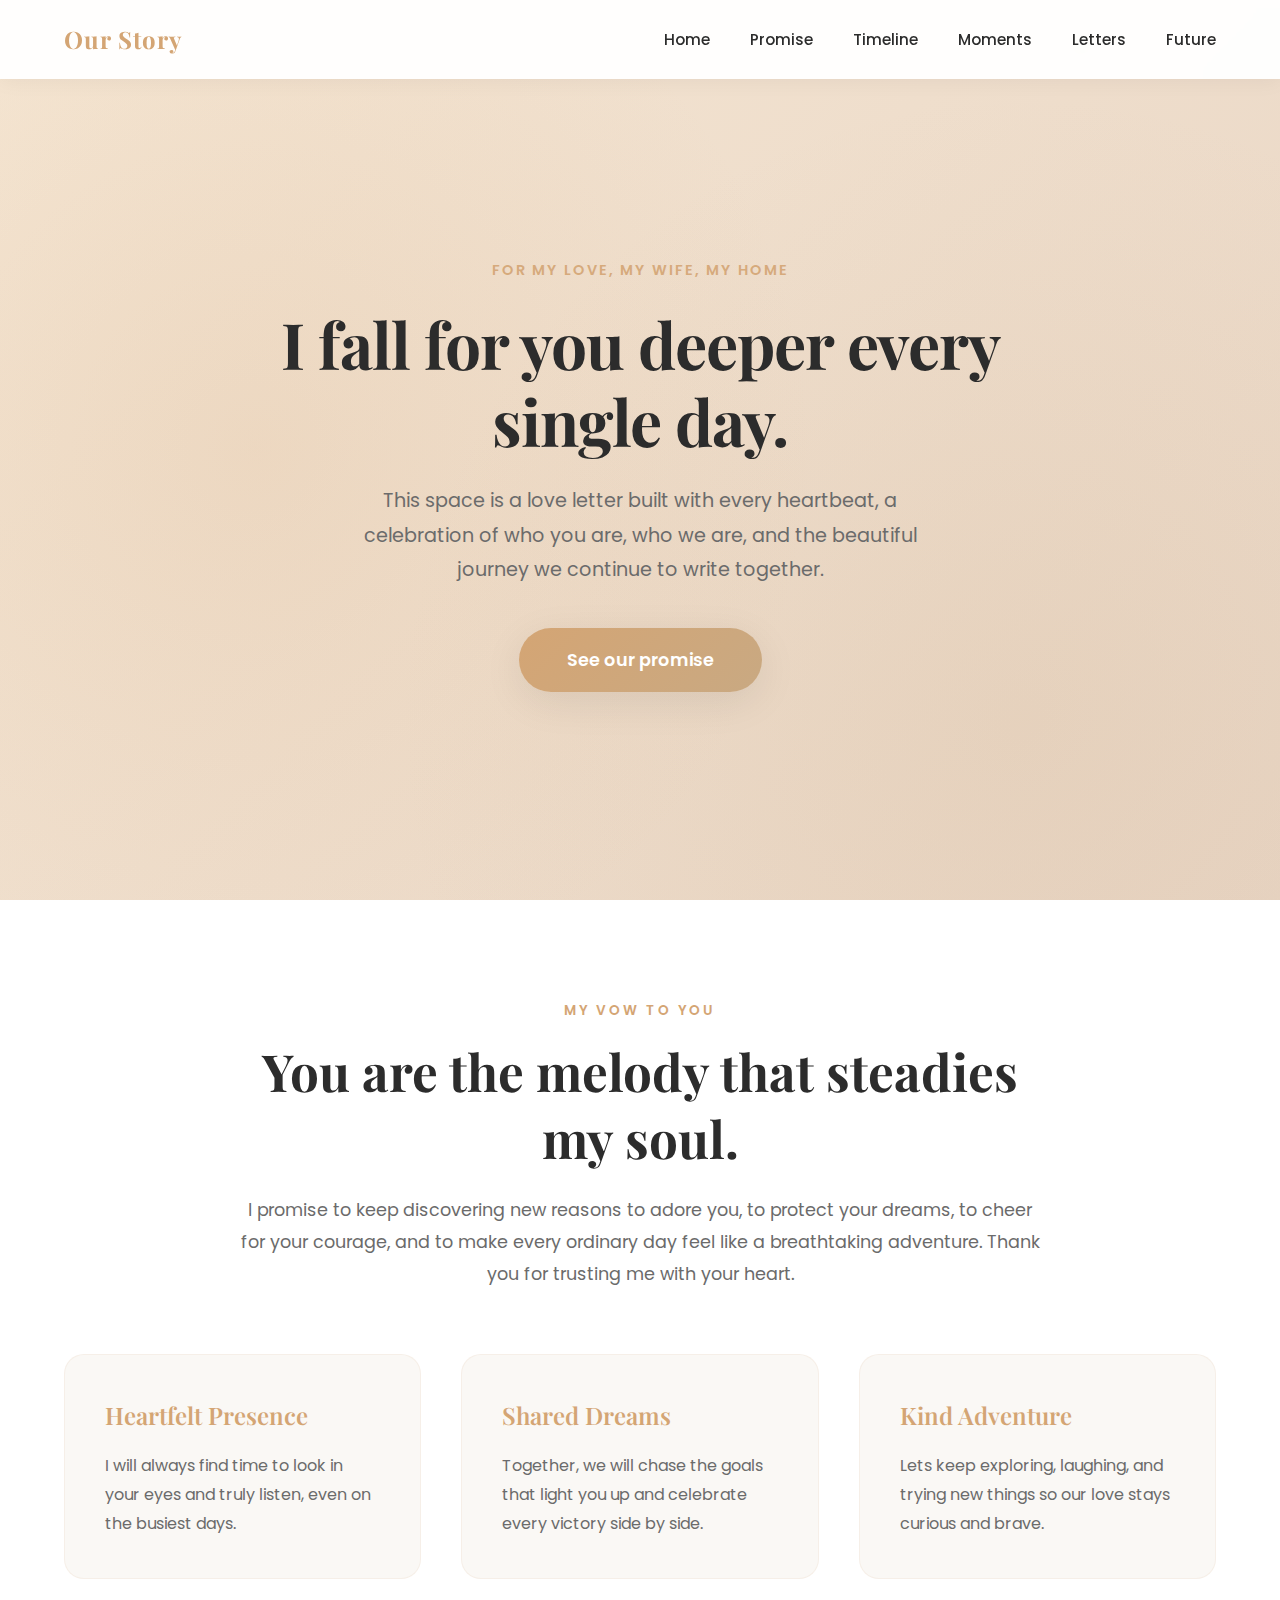
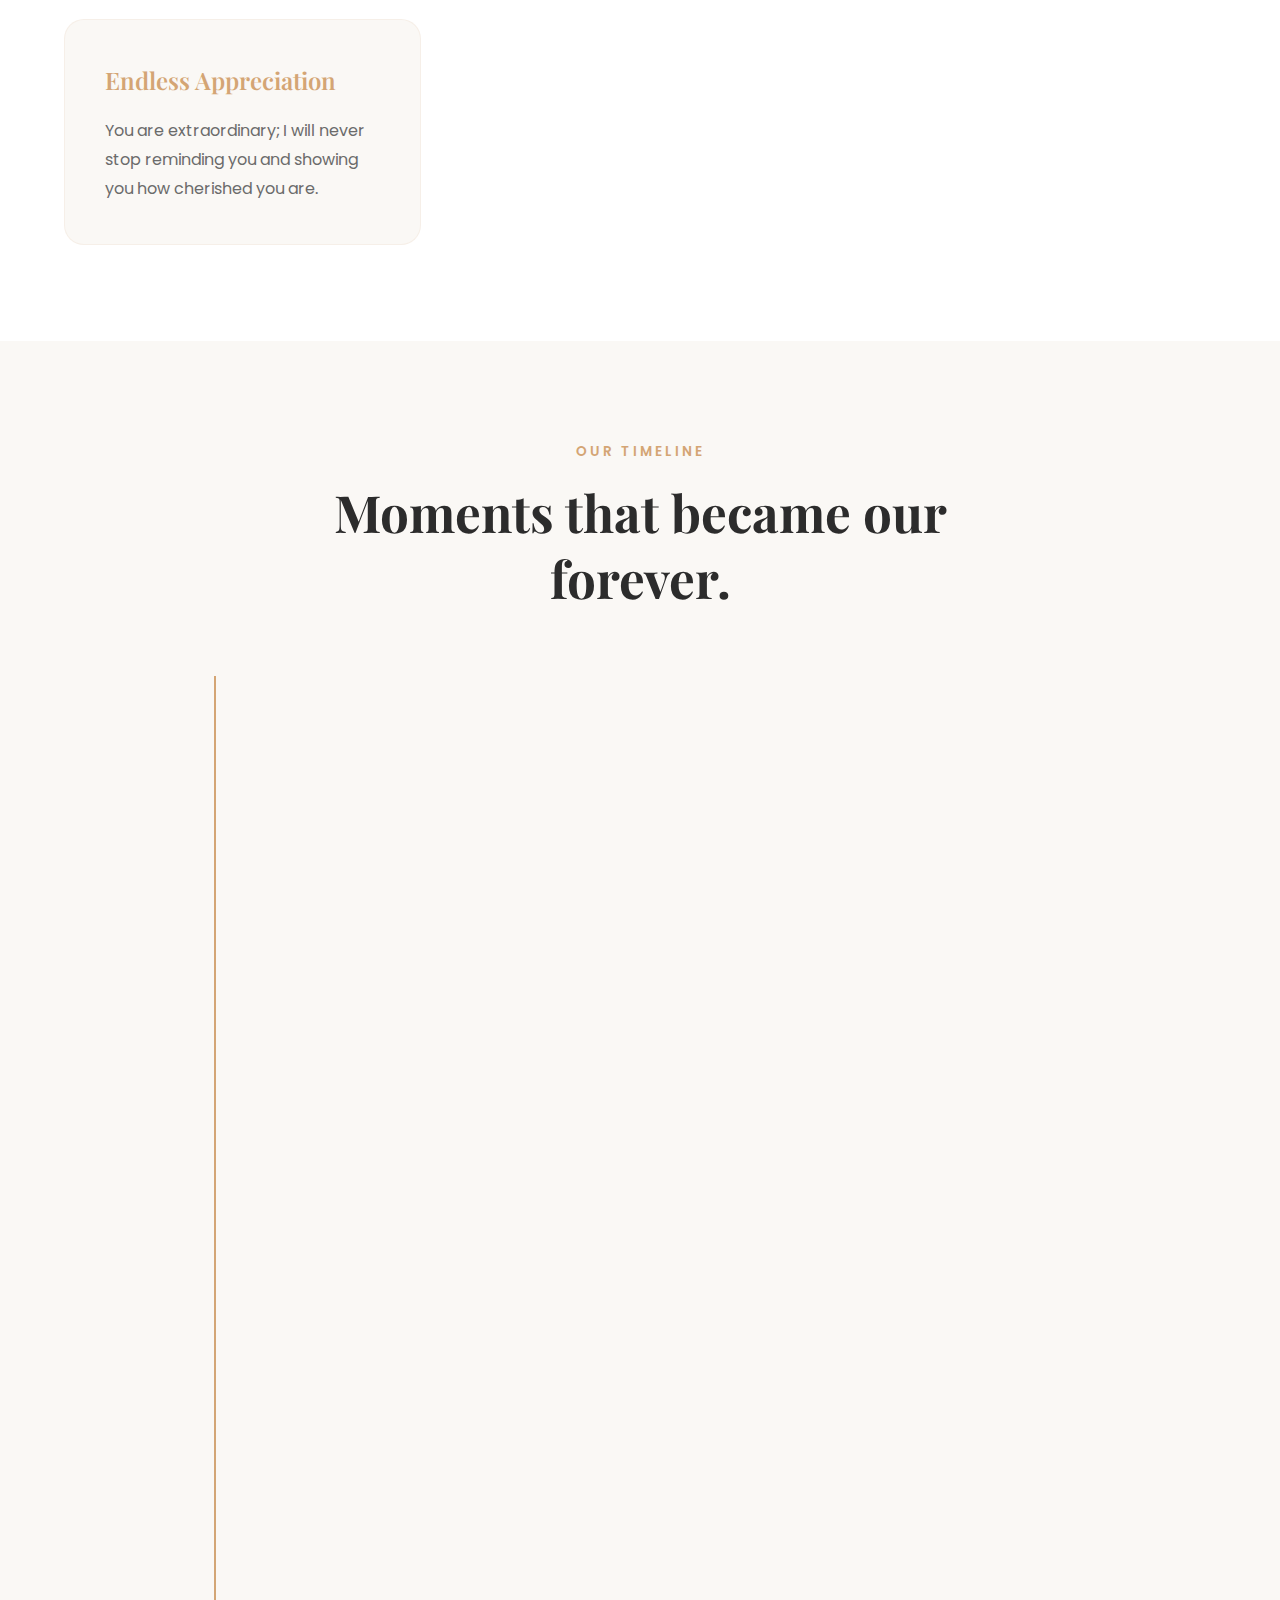
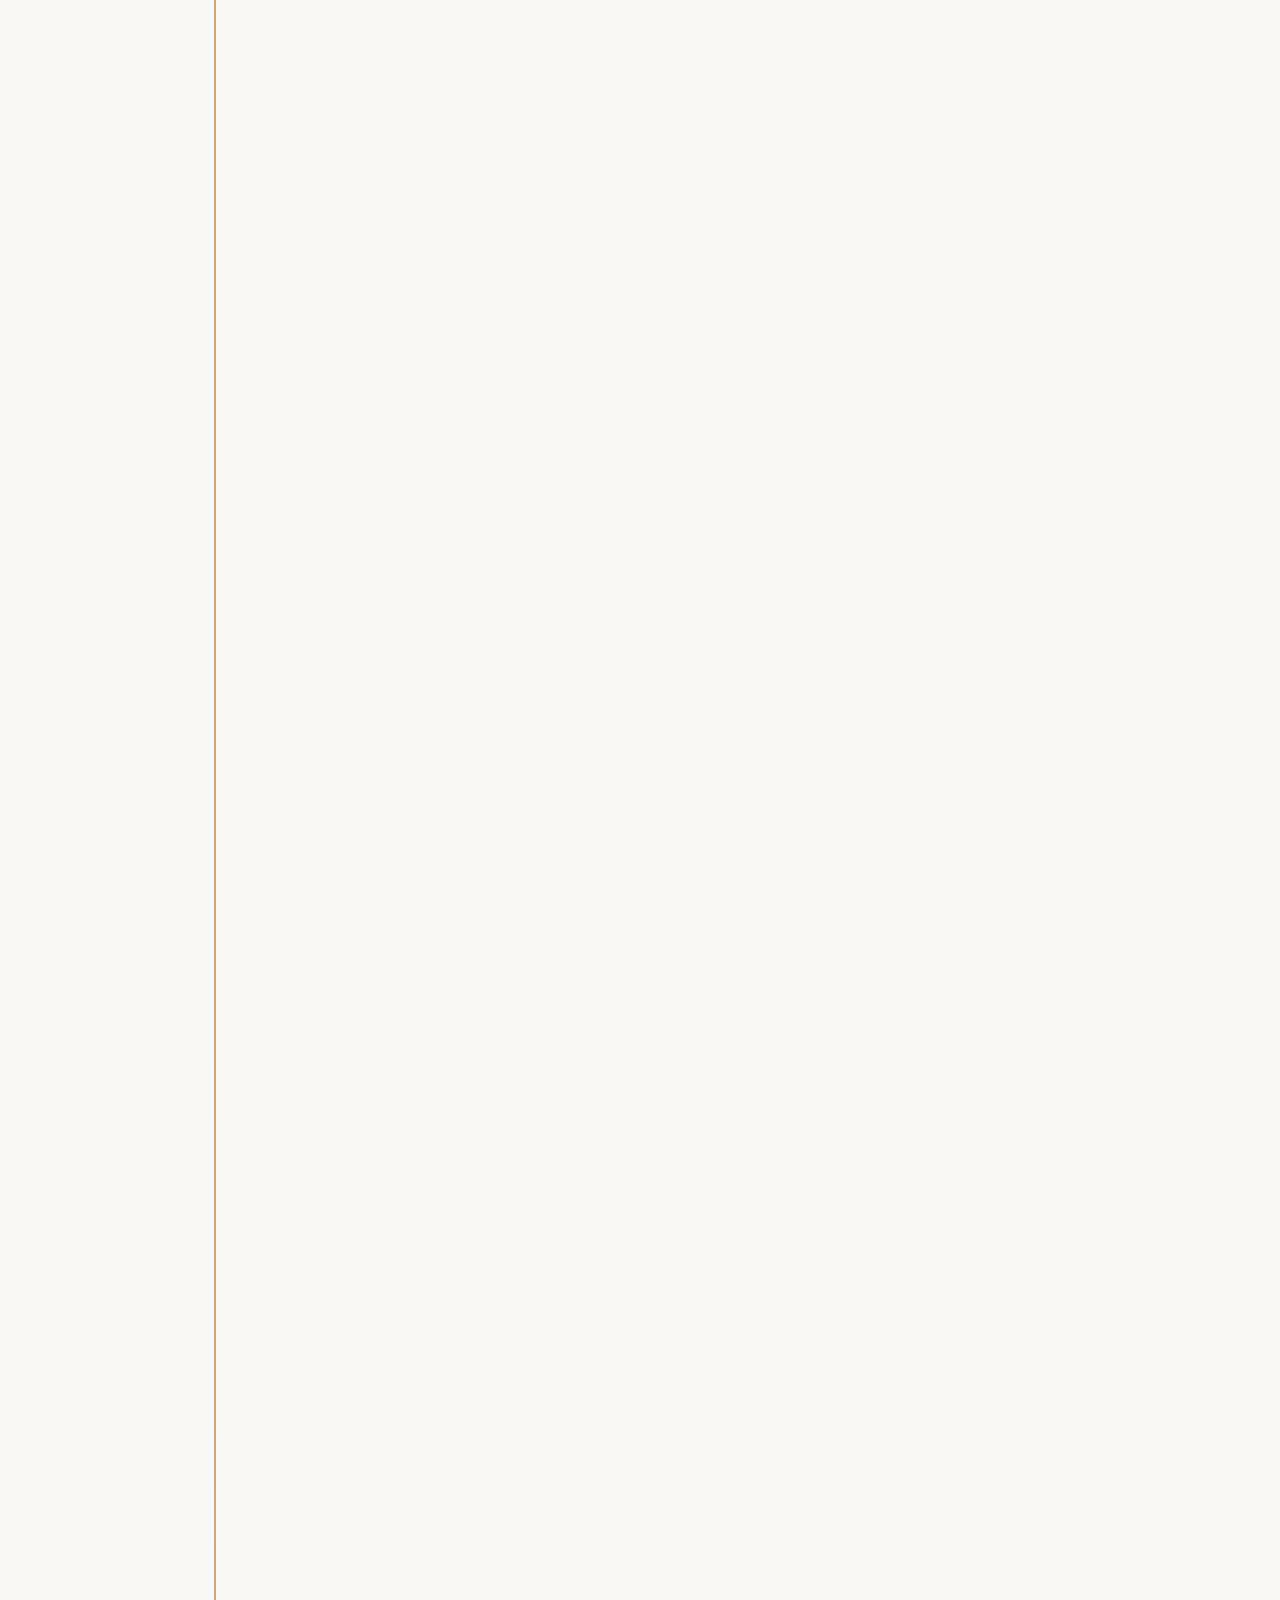
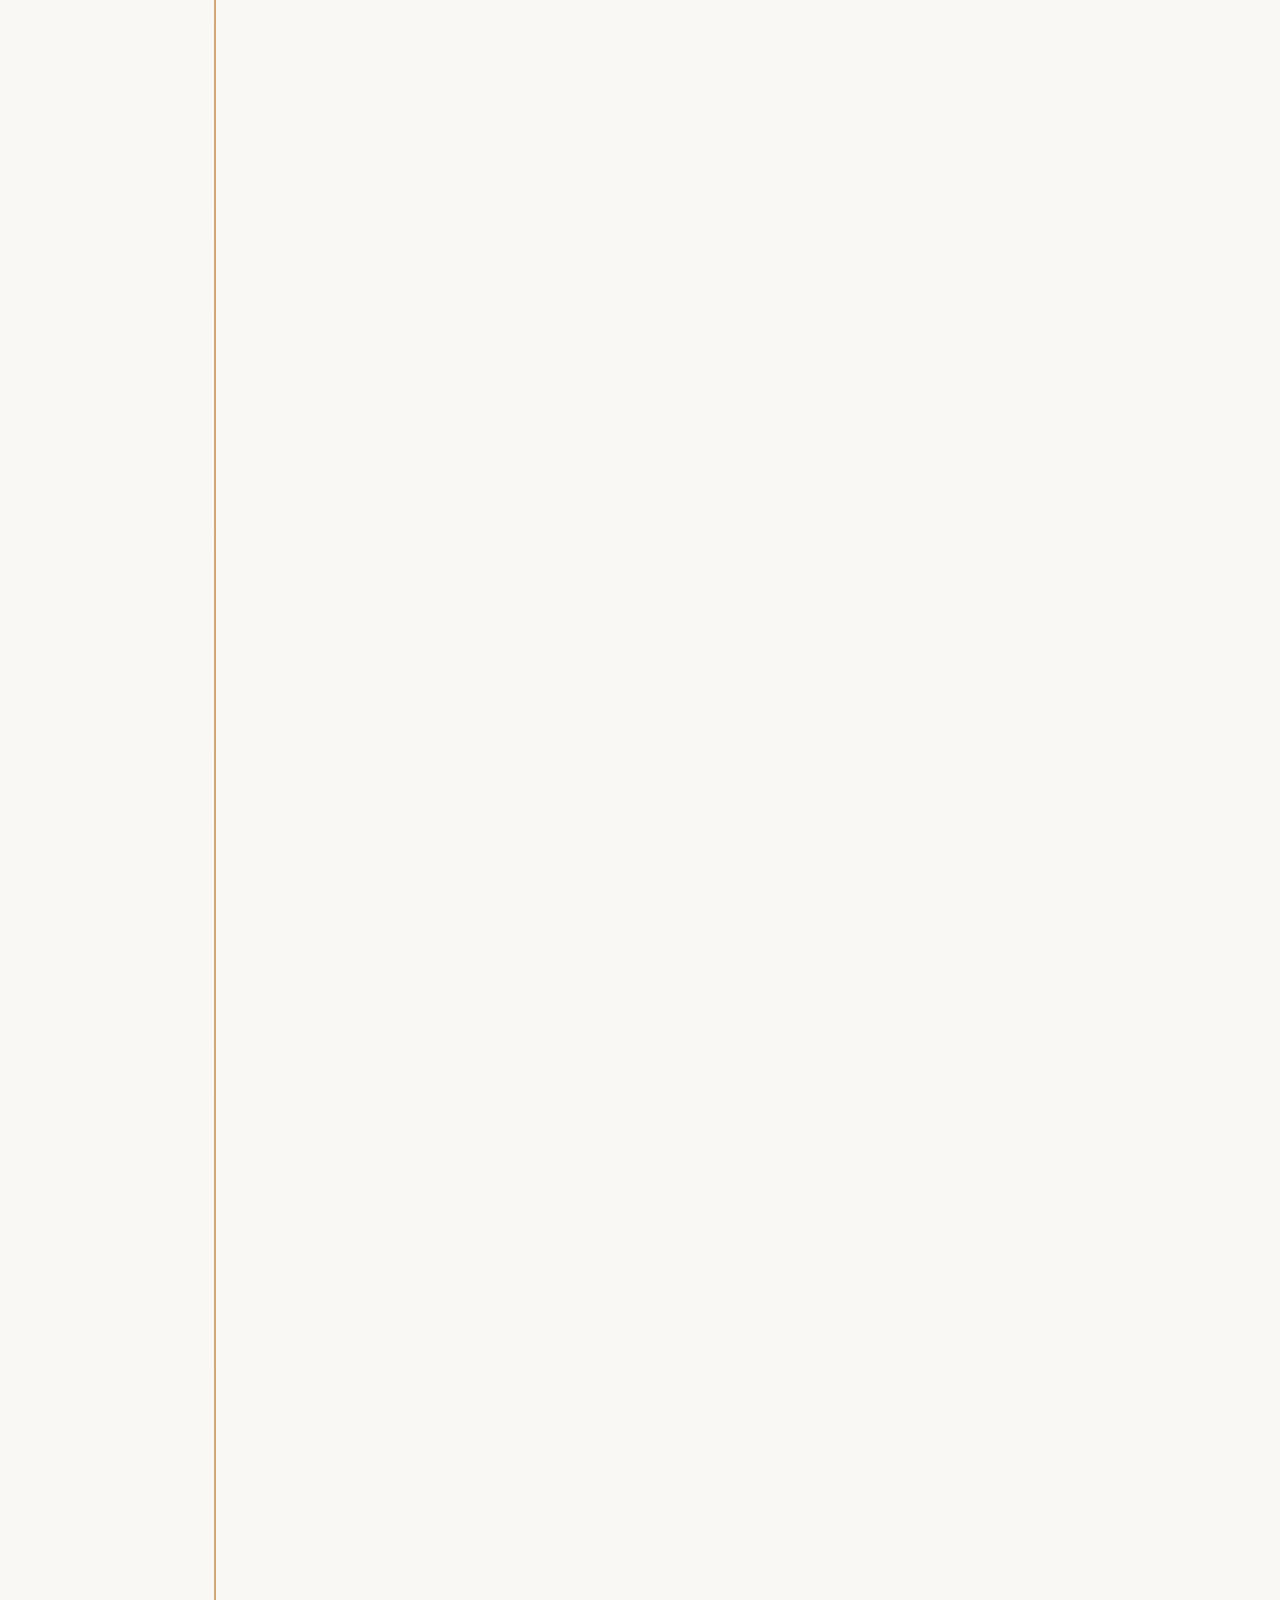
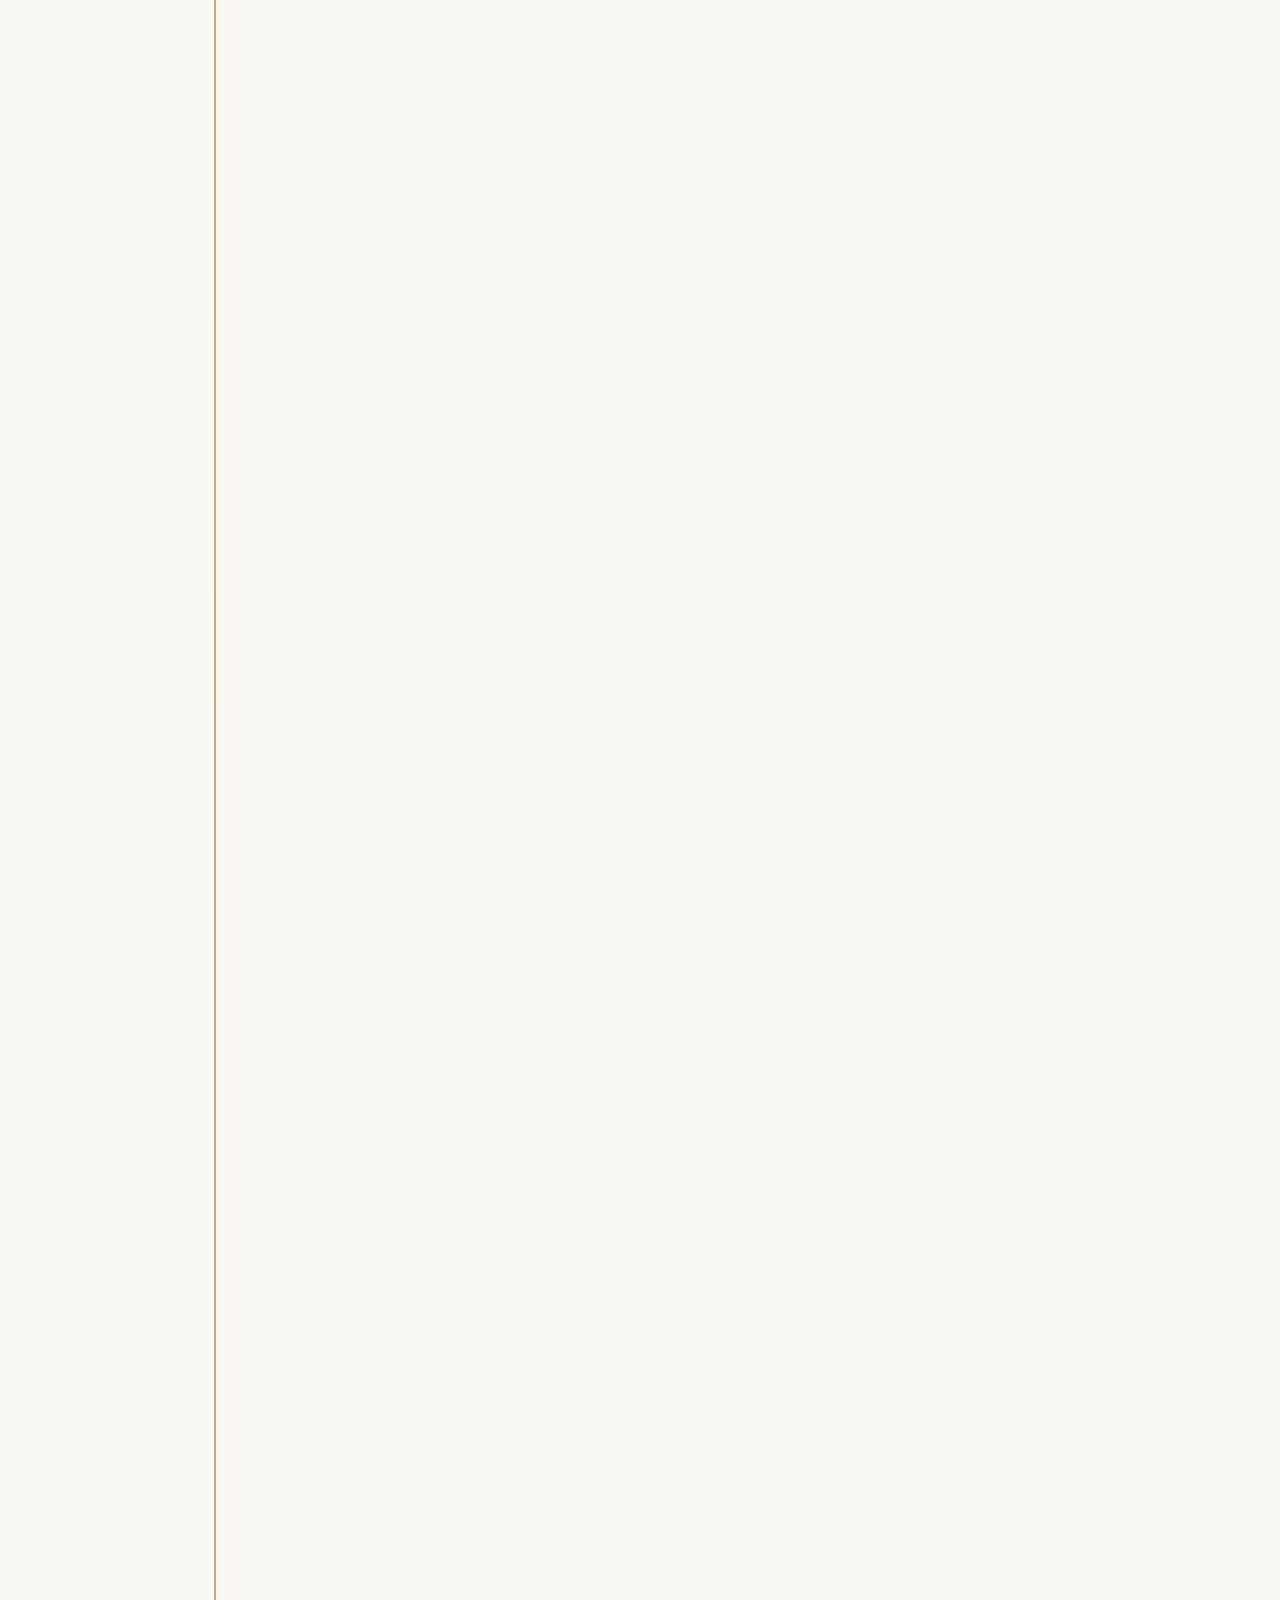
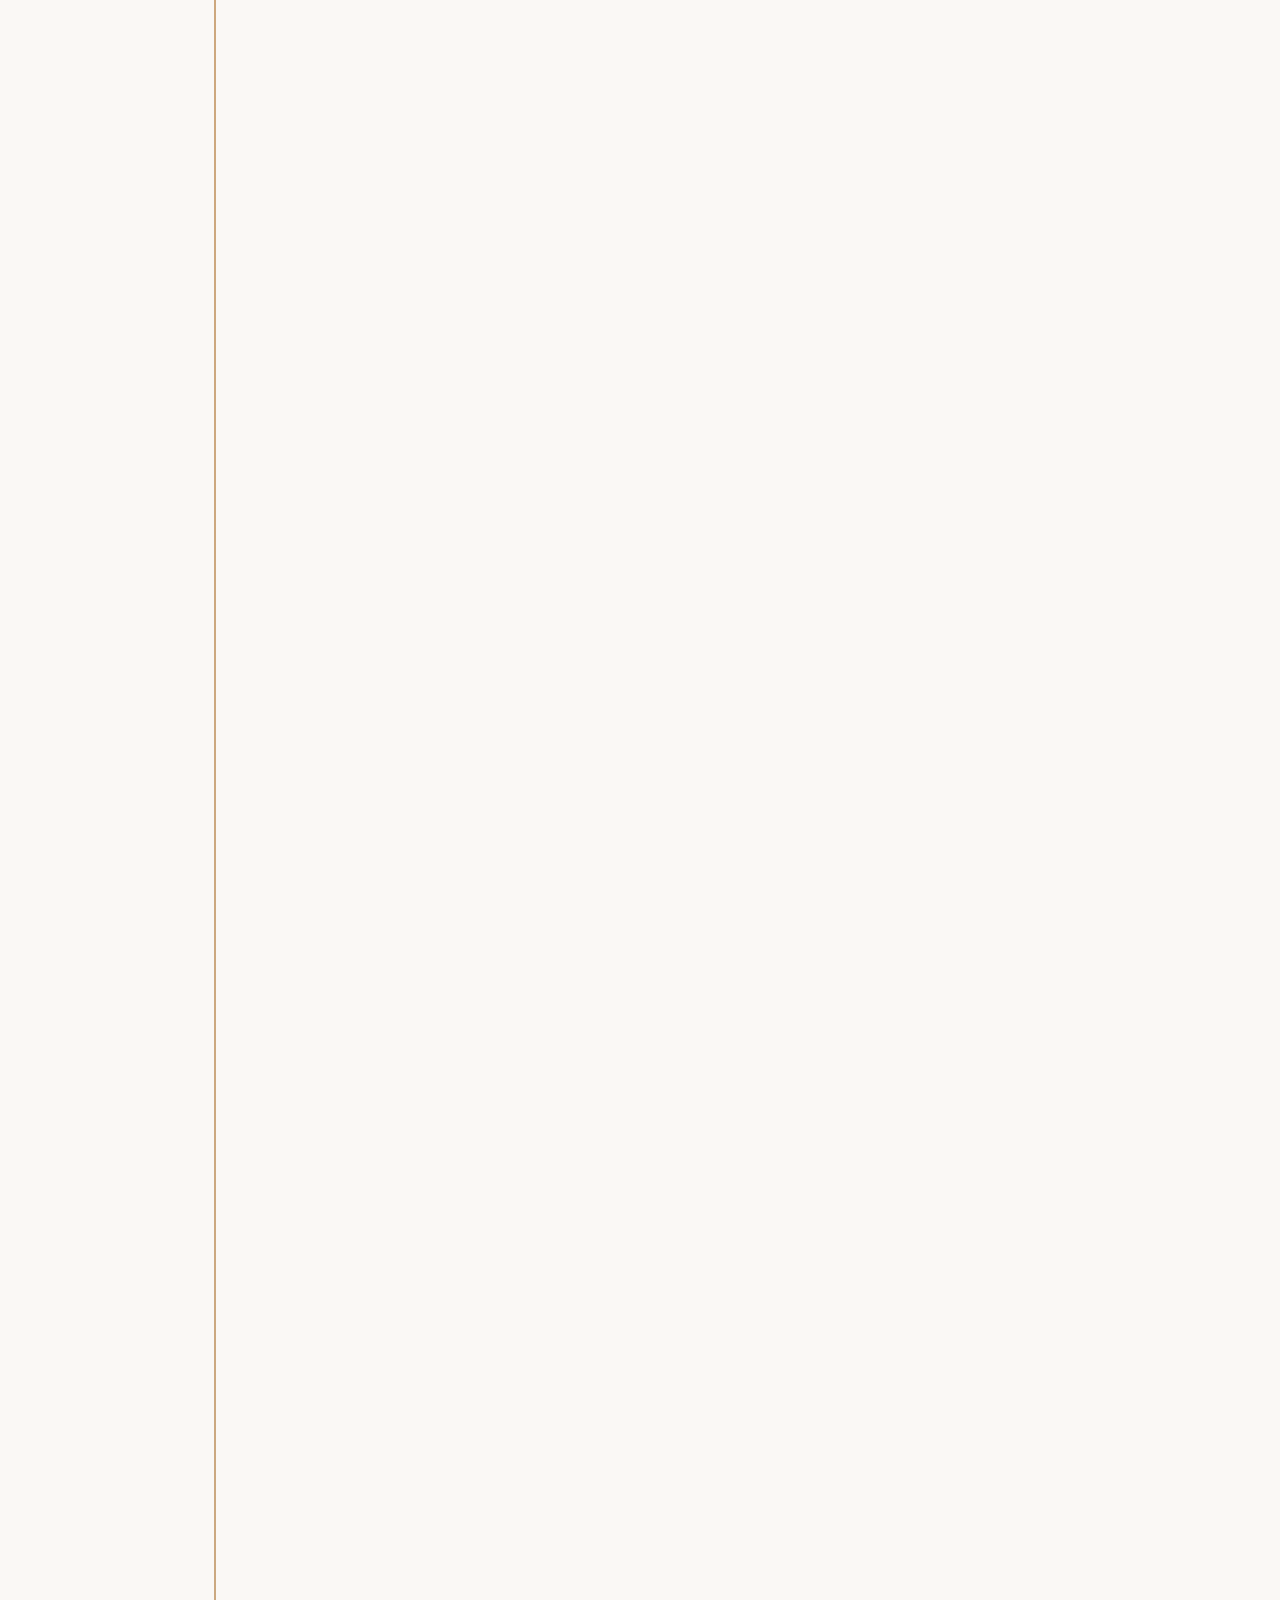
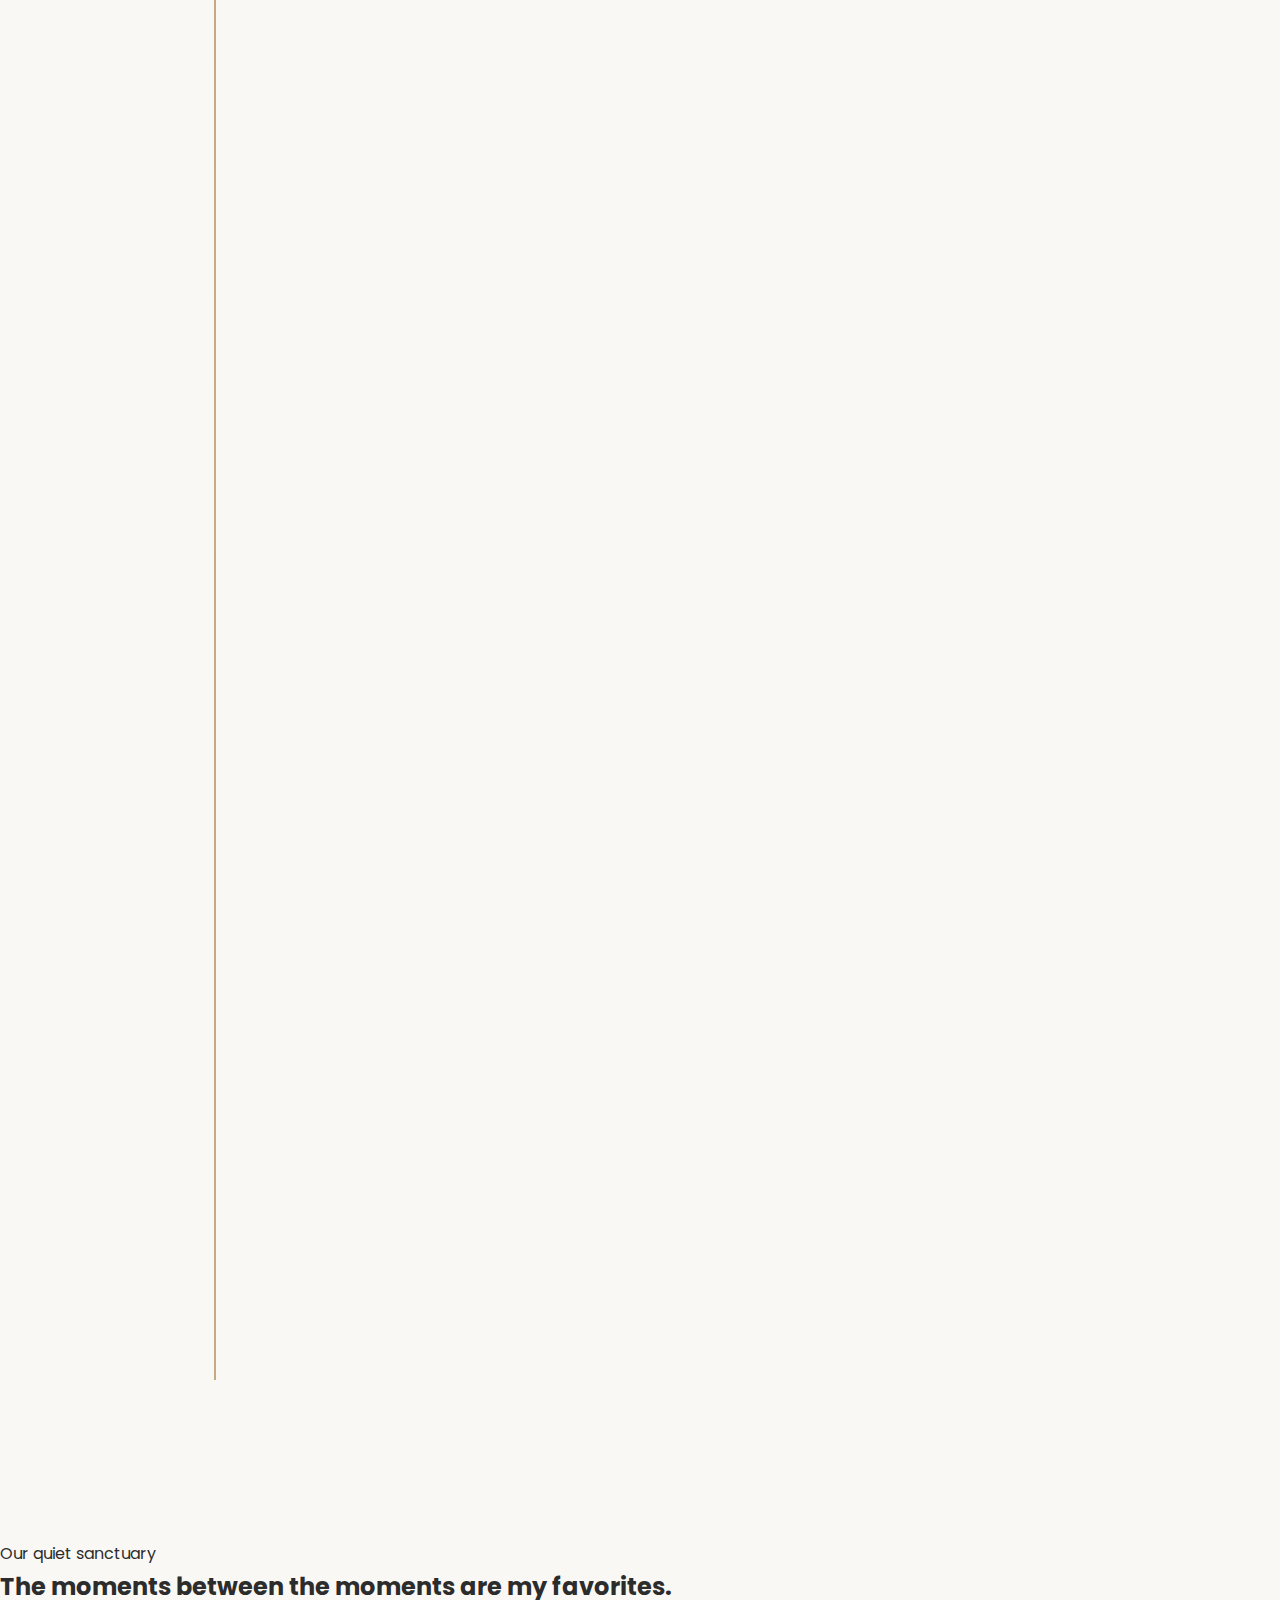
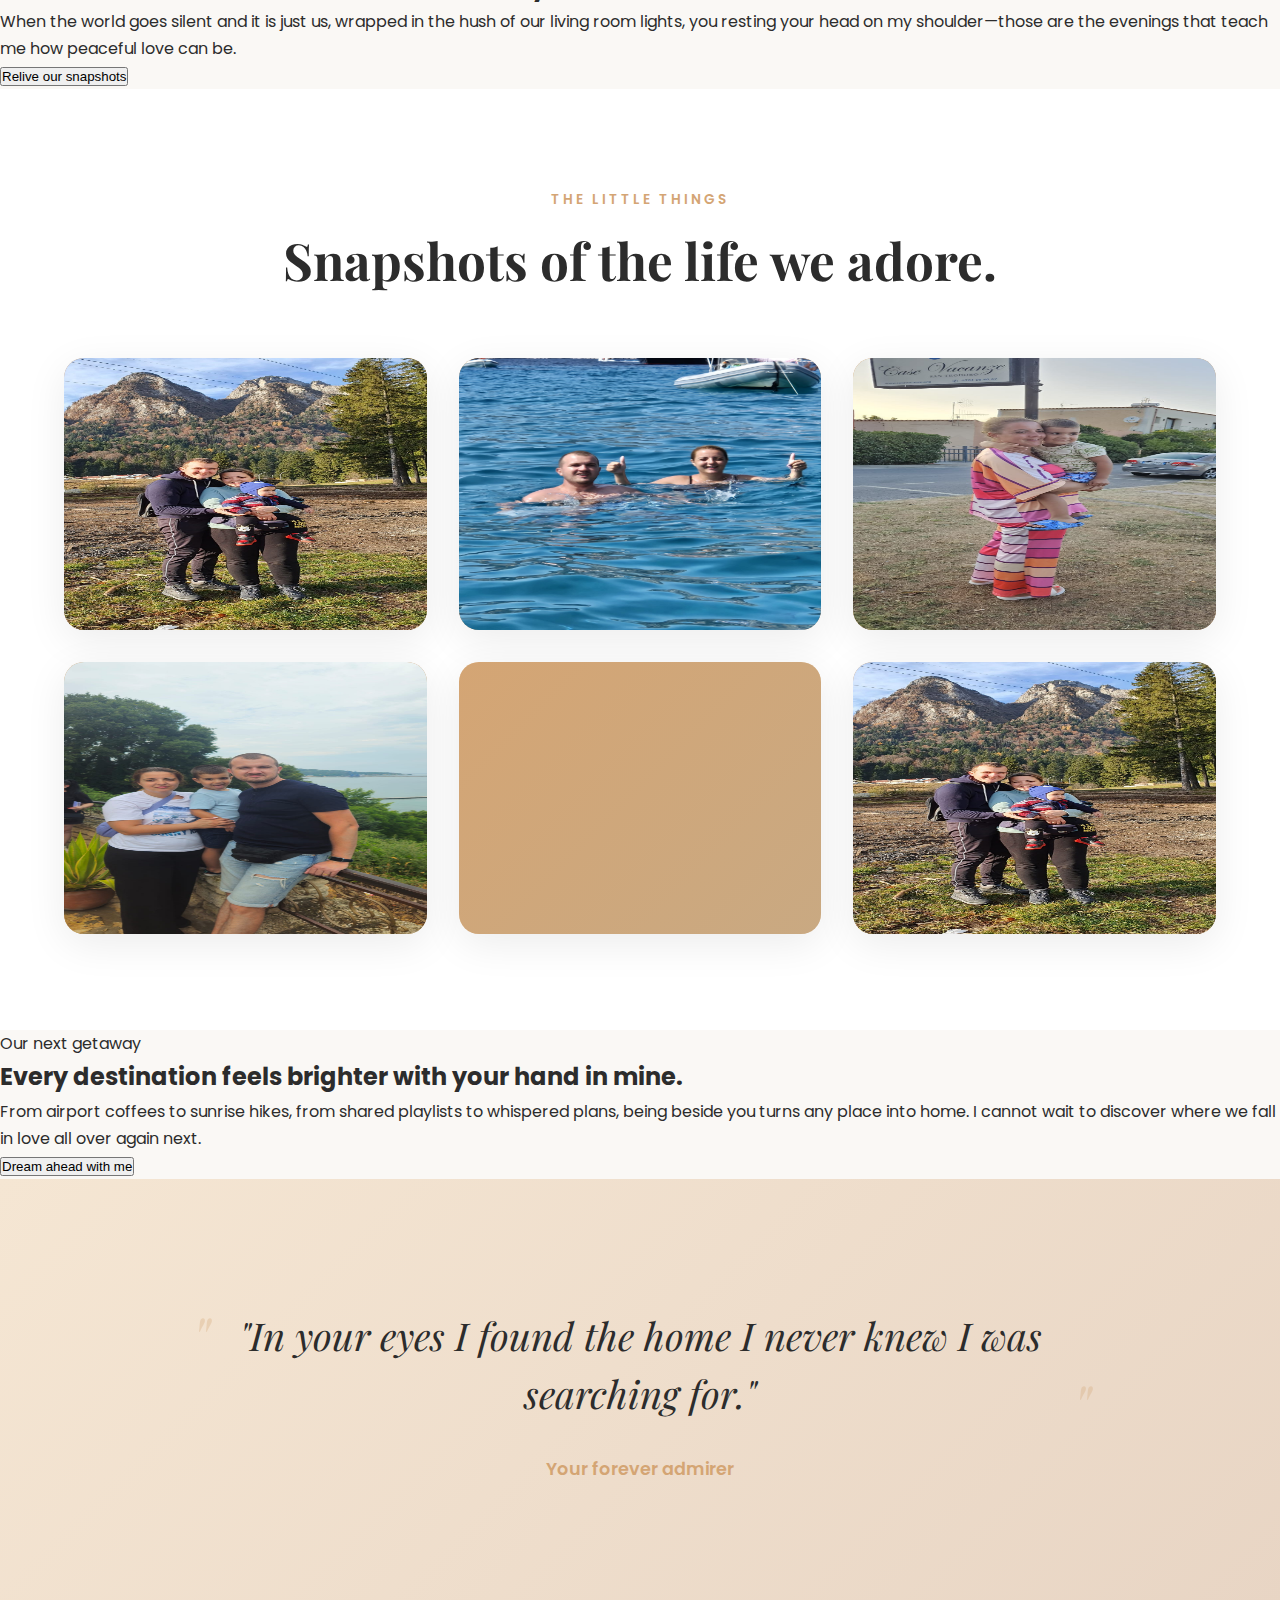
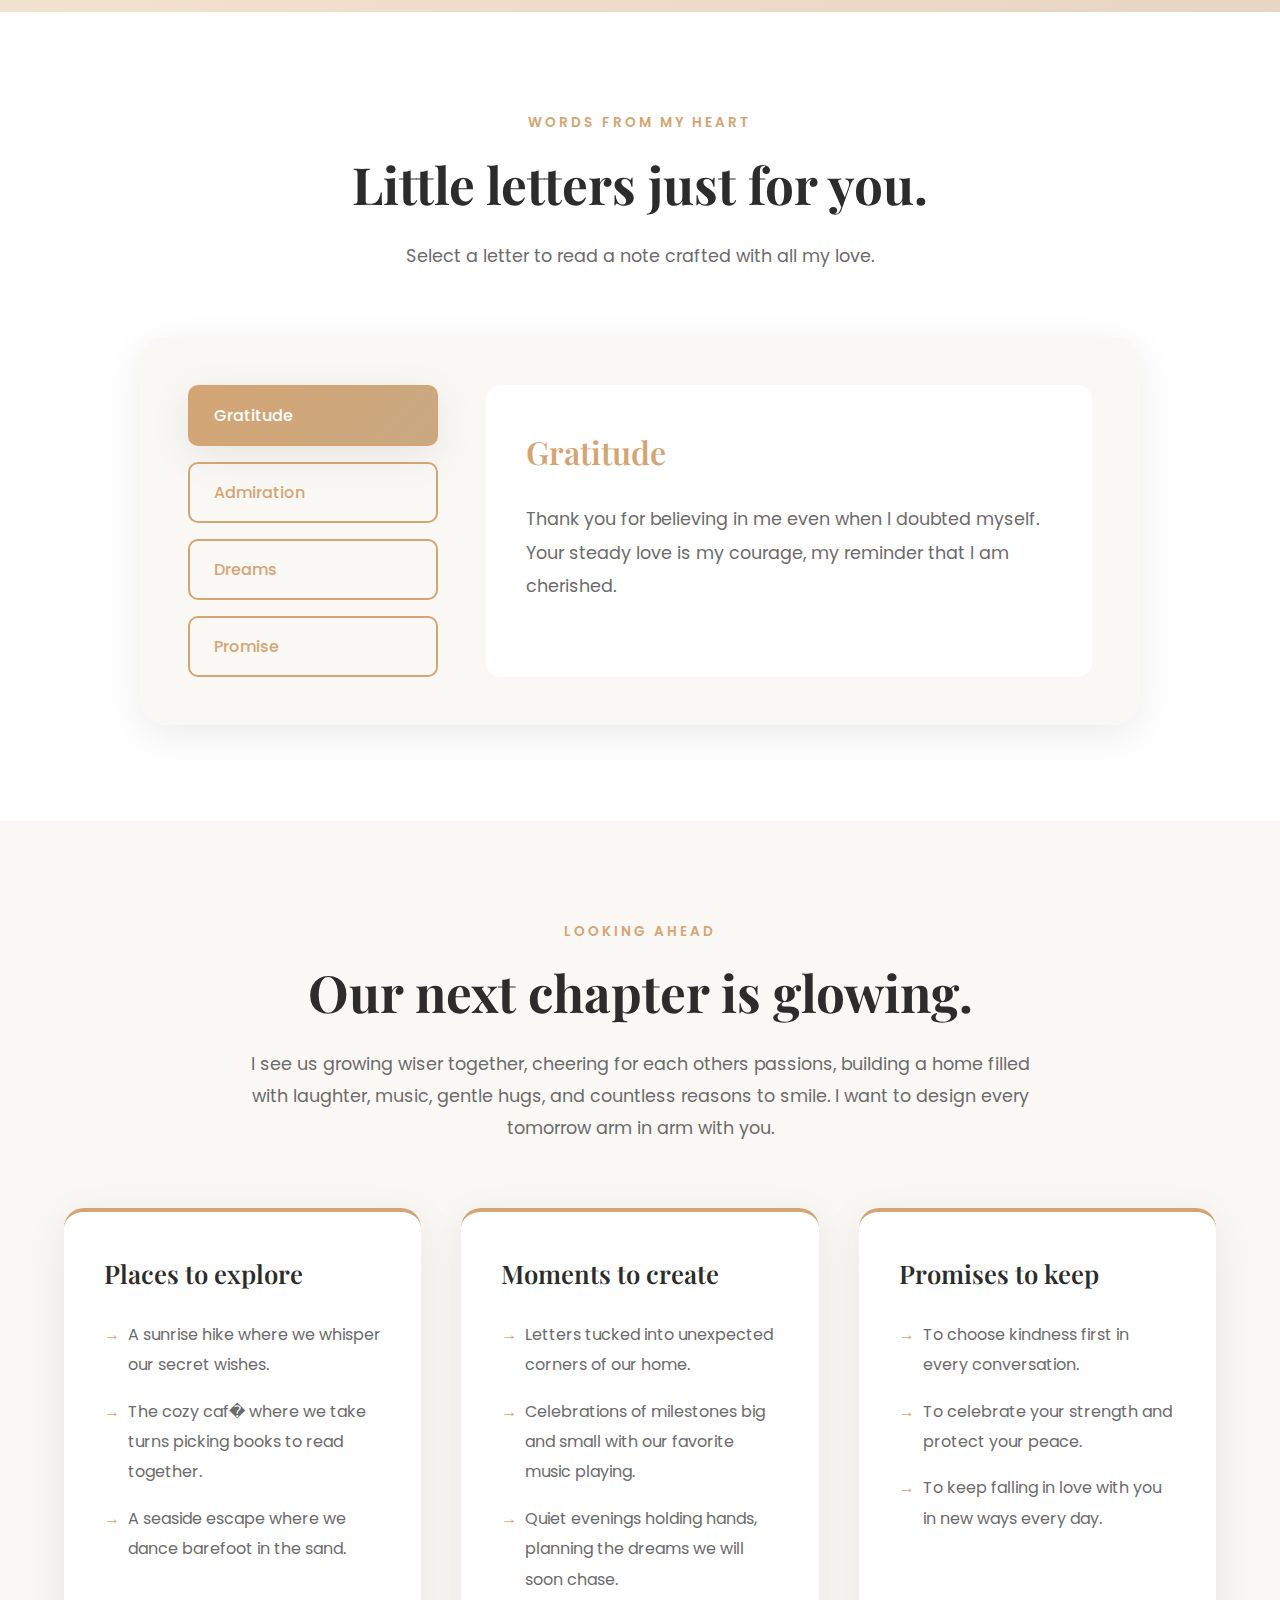
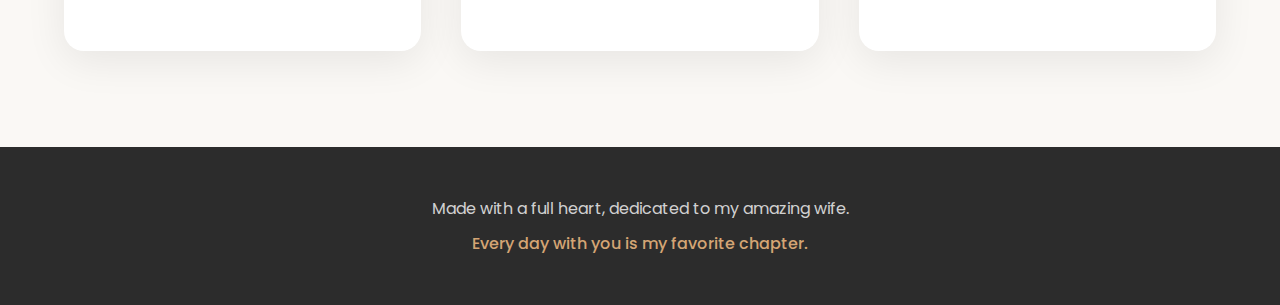
<file: index.html>
<!DOCTYPE html>
<html lang="en">
<head>
    <meta charset="UTF-8">
    <meta name="viewport" content="width=device-width, initial-scale=1.0">
    <title>A Love Letter to Us</title>
    <link rel="preconnect" href="https://fonts.googleapis.com">
    <link rel="preconnect" href="https://fonts.gstatic.com" crossorigin>
    <link href="https://fonts.googleapis.com/css2?family=Playfair+Display:wght@400;600;700&family=Poppins:wght@300;400;500;600&display=swap" rel="stylesheet">
    <link rel="stylesheet" href="styles.css">
</head>
<body>
    <nav class="top-nav">
        <div class="brand">Our Story</div>
        <ul class="nav-links">
            <li><a href="#home">Home</a></li>
            <li><a href="#promise">Promise</a></li>
            <li><a href="#timeline">Timeline</a></li>
            <li><a href="#gallery">Moments</a></li>
            <li><a href="#letters">Letters</a></li>
            <li><a href="#future">Future</a></li>
        </ul>
    </nav>

    <header id="home" class="hero">
        <div class="hero-content">
            <span class="hero-tag">For my love, my wife, my home</span>
            <h1>I fall for you deeper every single day.</h1>
            <p>
                This space is a love letter built with every heartbeat, a celebration of who you are,
                who we are, and the beautiful journey we continue to write together.
            </p>
            <button class="cta" data-scroll-target="#promise">See our promise</button>
        </div>
        <div class="hero-overlay"></div>
        <div class="floating-hearts" aria-hidden="true"></div>
    </header>

    <section id="promise" class="section promise">
        <div class="section-heading">
            <span class="eyebrow">My vow to you</span>
            <h2>You are the melody that steadies my soul.</h2>
            <p>
                I promise to keep discovering new reasons to adore you, to protect your dreams, to cheer for your courage,
                and to make every ordinary day feel like a breathtaking adventure. Thank you for trusting me with your heart.
            </p>
        </div>
        <div class="promise-grid">
            <div class="promise-card">
                <h3>Heartfelt Presence</h3>
                <p>I will always find time to look in your eyes and truly listen, even on the busiest days.</p>
            </div>
            <div class="promise-card">
                <h3>Shared Dreams</h3>
                <p>Together, we will chase the goals that light you up and celebrate every victory side by side.</p>
            </div>
            <div class="promise-card">
                <h3>Kind Adventure</h3>
                <p>Lets keep exploring, laughing, and trying new things so our love stays curious and brave.</p>
            </div>
            <div class="promise-card">
                <h3>Endless Appreciation</h3>
                <p>You are extraordinary; I will never stop reminding you and showing you how cherished you are.</p>
            </div>
        </div>
    </section>

    <section id="timeline" class="section timeline">
        <div class="section-heading">
            <span class="eyebrow">Our timeline</span>
            <h2>Moments that became our forever.</h2>
        </div>
        <div class="timeline-track">
            <article class="timeline-item">
                <div class="timeline-dot"></div>
                <div class="timeline-content">
                    <img class="timeline-photo" src="foto/foto2.jpg" alt="Two people meeting for the first time with warm smiles" loading="lazy">
                    <span class="timeline-date">The day we met</span>
                    <h3>When destiny whispered</h3>
                    <p>That spark we felt was the universe introducing two hearts that were always meant to sync.</p>
                </div>
            </article>
            <article class="timeline-item">
                <div class="timeline-dot"></div>
                <div class="timeline-content">
                    <img class="timeline-photo" src="foto/foto3.jpg" alt="Couple exploring a new city together" loading="lazy">
                    <span class="timeline-date">Our first adventure</span>
                    <h3>Laughter echoing through new places</h3>
                    <p>We got lost in the city but found a new layer of trust and joy in each other.</p>
                </div>
            </article>
            <article class="timeline-item">
                <div class="timeline-dot"></div>
                <div class="timeline-content">
                    <img class="timeline-photo" src="foto/foto4.jpg" alt="A heartfelt proposal moment" loading="lazy">
                    <span class="timeline-date">The "Yes" moment</span>
                    <h3>Choosing each other forever</h3>
                    <p>Your smile, your tears, your hand in mine—those seconds still radiate in my heart.</p>
                </div>
            </article>
            <article class="timeline-item">
                <div class="timeline-dot"></div>
                <div class="timeline-content">
                    <img class="timeline-photo" src="foto/foto5.jpg" alt="Writing a love letter at a cozy desk" loading="lazy">
                    <span class="timeline-date">Today</span>
                    <h3>Writing this love letter</h3>
                    <p>Every line is a quiet thank-you for your patience, your light, and your unwavering love.</p>
                </div>
            </article>
        </div>
    </section>

    <section id="sanctuary" class="immersive-panel">
        <div class="panel-overlay"></div>
        <div class="panel-content">
            <span class="panel-tag">Our quiet sanctuary</span>
            <h2>The moments between the moments are my favorites.</h2>
            <p>
                When the world goes silent and it is just us, wrapped in the hush of our living room lights,
                you resting your head on my shoulder—those are the evenings that teach me how peaceful love can be.
            </p>
            <button class="panel-cta" data-scroll-target="#gallery">Relive our snapshots</button>
        </div>
    </section>

    <section id="gallery" class="section gallery">
        <div class="section-heading">
            <span class="eyebrow">The little things</span>
            <h2>Snapshots of the life we adore.</h2>
        </div>
        <div class="gallery-grid">
            <figure class="gallery-card">
                <img class="gallery-photo" src="foto/foto2.jpg" alt="Soft morning light coming through the bedroom window" loading="lazy">
                <figcaption>The soft glow of a Sunday morning, you wrapped in blankets.</figcaption>
            </figure>
            <figure class="gallery-card">
                <img class="gallery-photo" src="foto/foto3.jpg" alt="Couple laughing together over coffee" loading="lazy">
                <figcaption>Our inside jokes that make the whole world disappear.</figcaption>
            </figure>
            <figure class="gallery-card">
                <img class="gallery-photo" src="foto/foto4.jpg" alt="Holding hands closely" loading="lazy">
                <figcaption>Your hand finding mine in a crowded room, still my favorite feeling.</figcaption>
            </figure>
            <figure class="gallery-card">
                <img class="gallery-photo" src="foto/foto5.jpg" alt="Confetti celebrating a milestone" loading="lazy">
                <figcaption>The triumphs we celebrate quietly, knowing we built them together.</figcaption>
            </figure>
            <figure class="gallery-card">
                <img class="gallery-photo" src="foto/foto1.jpg" alt="Two passports and plans for future adventures" loading="lazy">
                <figcaption>Maps, tickets, and plans sprawled on the table—our next adventure taking shape.</figcaption>
            </figure>
            <figure class="gallery-card">
                <img class="gallery-photo" src="foto/foto2.jpg" alt="Cozy evening at home with candles" loading="lazy">
                <figcaption>Quiet evenings at home, playlists softly playing while we dream together.</figcaption>
            </figure>
        </div>
    </section>

    <section id="adventure" class="immersive-panel immersive-panel--evening">
        <div class="panel-overlay"></div>
        <div class="panel-content">
            <span class="panel-tag">Our next getaway</span>
            <h2>Every destination feels brighter with your hand in mine.</h2>
            <p>
                From airport coffees to sunrise hikes, from shared playlists to whispered plans, being beside you turns
                any place into home. I cannot wait to discover where we fall in love all over again next.
            </p>
            <button class="panel-cta" data-scroll-target="#future">Dream ahead with me</button>
        </div>
    </section>

    <section class="section quote">
        <blockquote>
            "In your eyes I found the home I never knew I was searching for."
        </blockquote>
        <cite> Your forever admirer</cite>
    </section>

    <section id="letters" class="section letters">
        <div class="section-heading">
            <span class="eyebrow">Words from my heart</span>
            <h2>Little letters just for you.</h2>
            <p>Select a letter to read a note crafted with all my love.</p>
        </div>
        <div class="letters-wrapper">
            <aside class="letters-list" role="tablist" aria-label="Love letters">
                <button class="letter-tab active" data-letter="gratitude" role="tab">Gratitude</button>
                <button class="letter-tab" data-letter="admiration" role="tab">Admiration</button>
                <button class="letter-tab" data-letter="dreams" role="tab">Dreams</button>
                <button class="letter-tab" data-letter="promise" role="tab">Promise</button>
            </aside>
            <article class="letter-content" role="tabpanel">
                <h3 class="letter-title">Gratitude</h3>
                <p class="letter-text">
                    Thank you for believing in me even when I doubted myself. Your steady love is my courage, my reminder that I am cherished.
                </p>
            </article>
        </div>
    </section>

    <section id="future" class="section future">
        <div class="section-heading">
            <span class="eyebrow">Looking ahead</span>
            <h2>Our next chapter is glowing.</h2>
            <p>
                I see us growing wiser together, cheering for each others passions, building a home filled with laughter,
                music, gentle hugs, and countless reasons to smile. I want to design every tomorrow arm in arm with you.
            </p>
        </div>
        <div class="future-grid">
            <div class="future-card">
                <h3>Places to explore</h3>
                <ul>
                    <li>A sunrise hike where we whisper our secret wishes.</li>
                    <li>The cozy caf� where we take turns picking books to read together.</li>
                    <li>A seaside escape where we dance barefoot in the sand.</li>
                </ul>
            </div>
            <div class="future-card">
                <h3>Moments to create</h3>
                <ul>
                    <li>Letters tucked into unexpected corners of our home.</li>
                    <li>Celebrations of milestones big and small with our favorite music playing.</li>
                    <li>Quiet evenings holding hands, planning the dreams we will soon chase.</li>
                </ul>
            </div>
            <div class="future-card">
                <h3>Promises to keep</h3>
                <ul>
                    <li>To choose kindness first in every conversation.</li>
                    <li>To celebrate your strength and protect your peace.</li>
                    <li>To keep falling in love with you in new ways every day.</li>
                </ul>
            </div>
        </div>
    </section>

    <footer class="footer">
        <p>Made with a full heart, dedicated to my amazing wife.</p>
        <p>Every day with you is my favorite chapter.</p>
    </footer>

    <script src="main.js" defer></script>
</body>
</html>
</file>
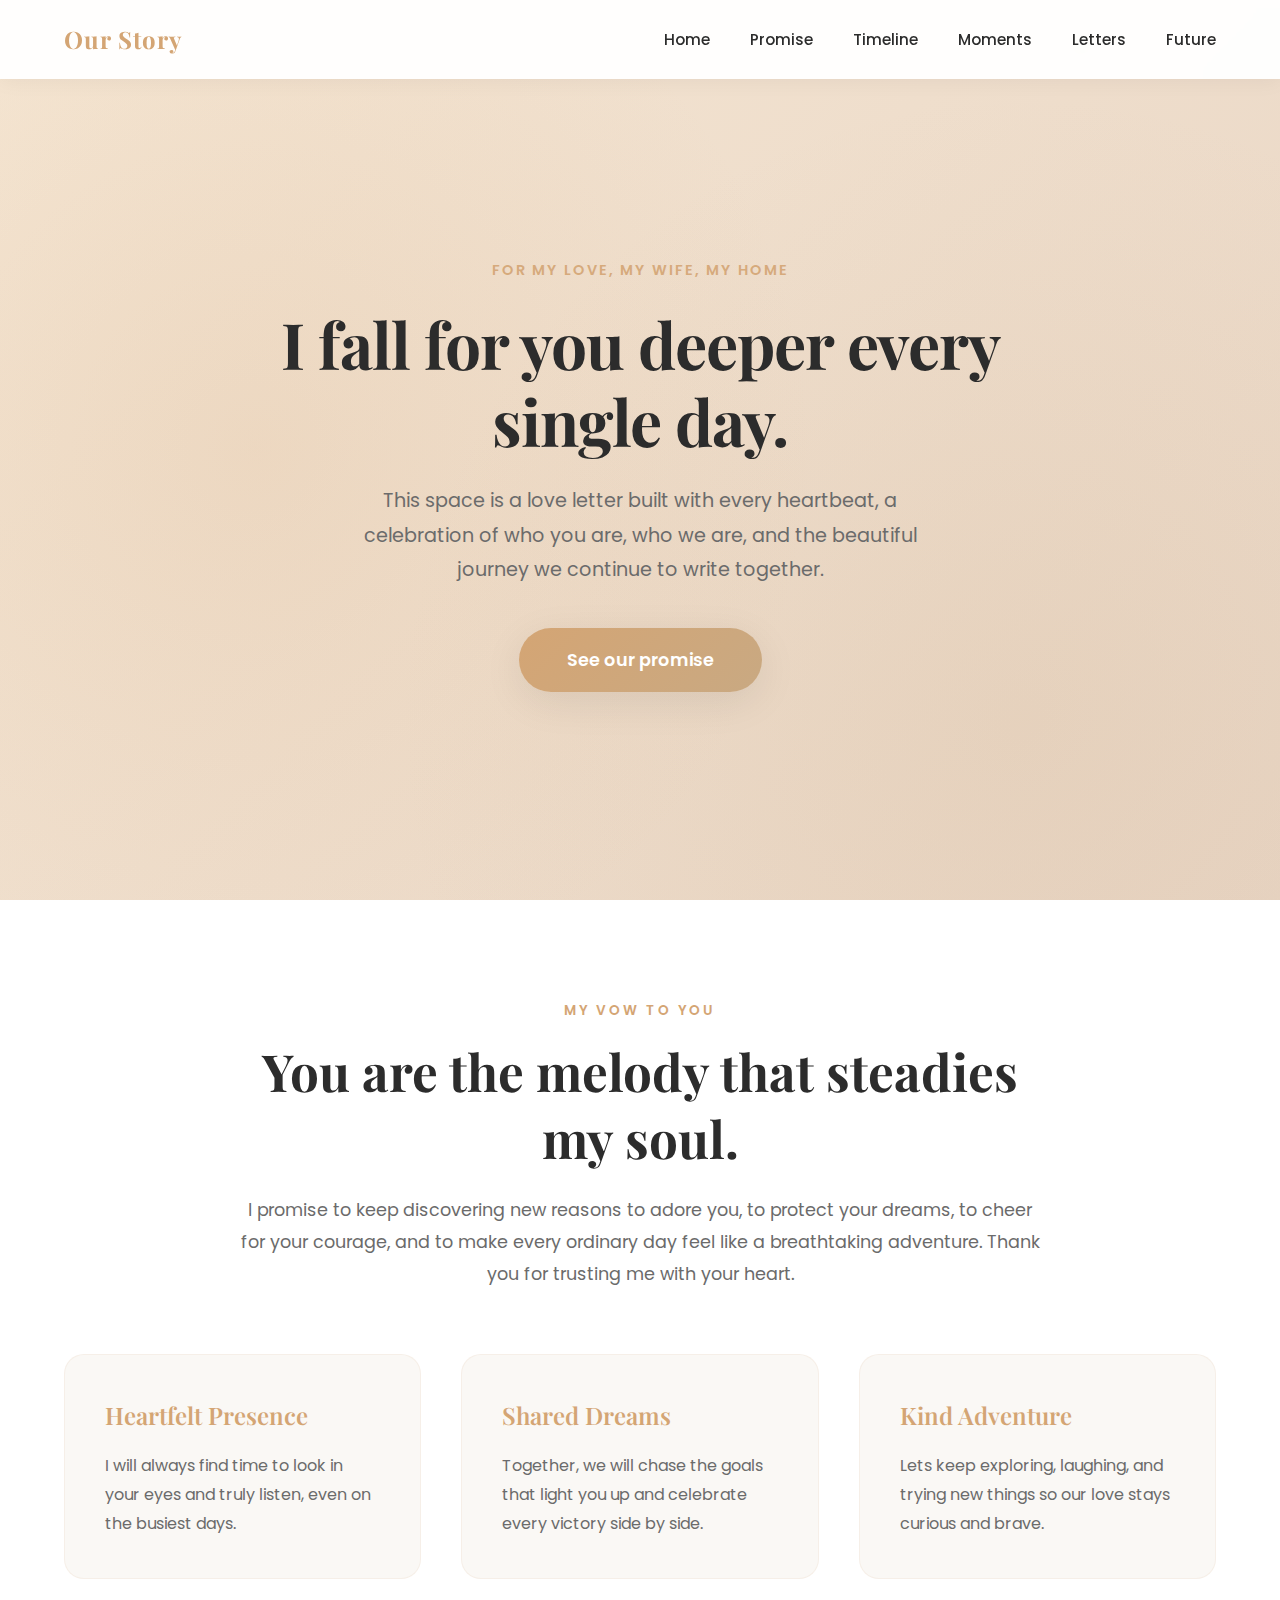
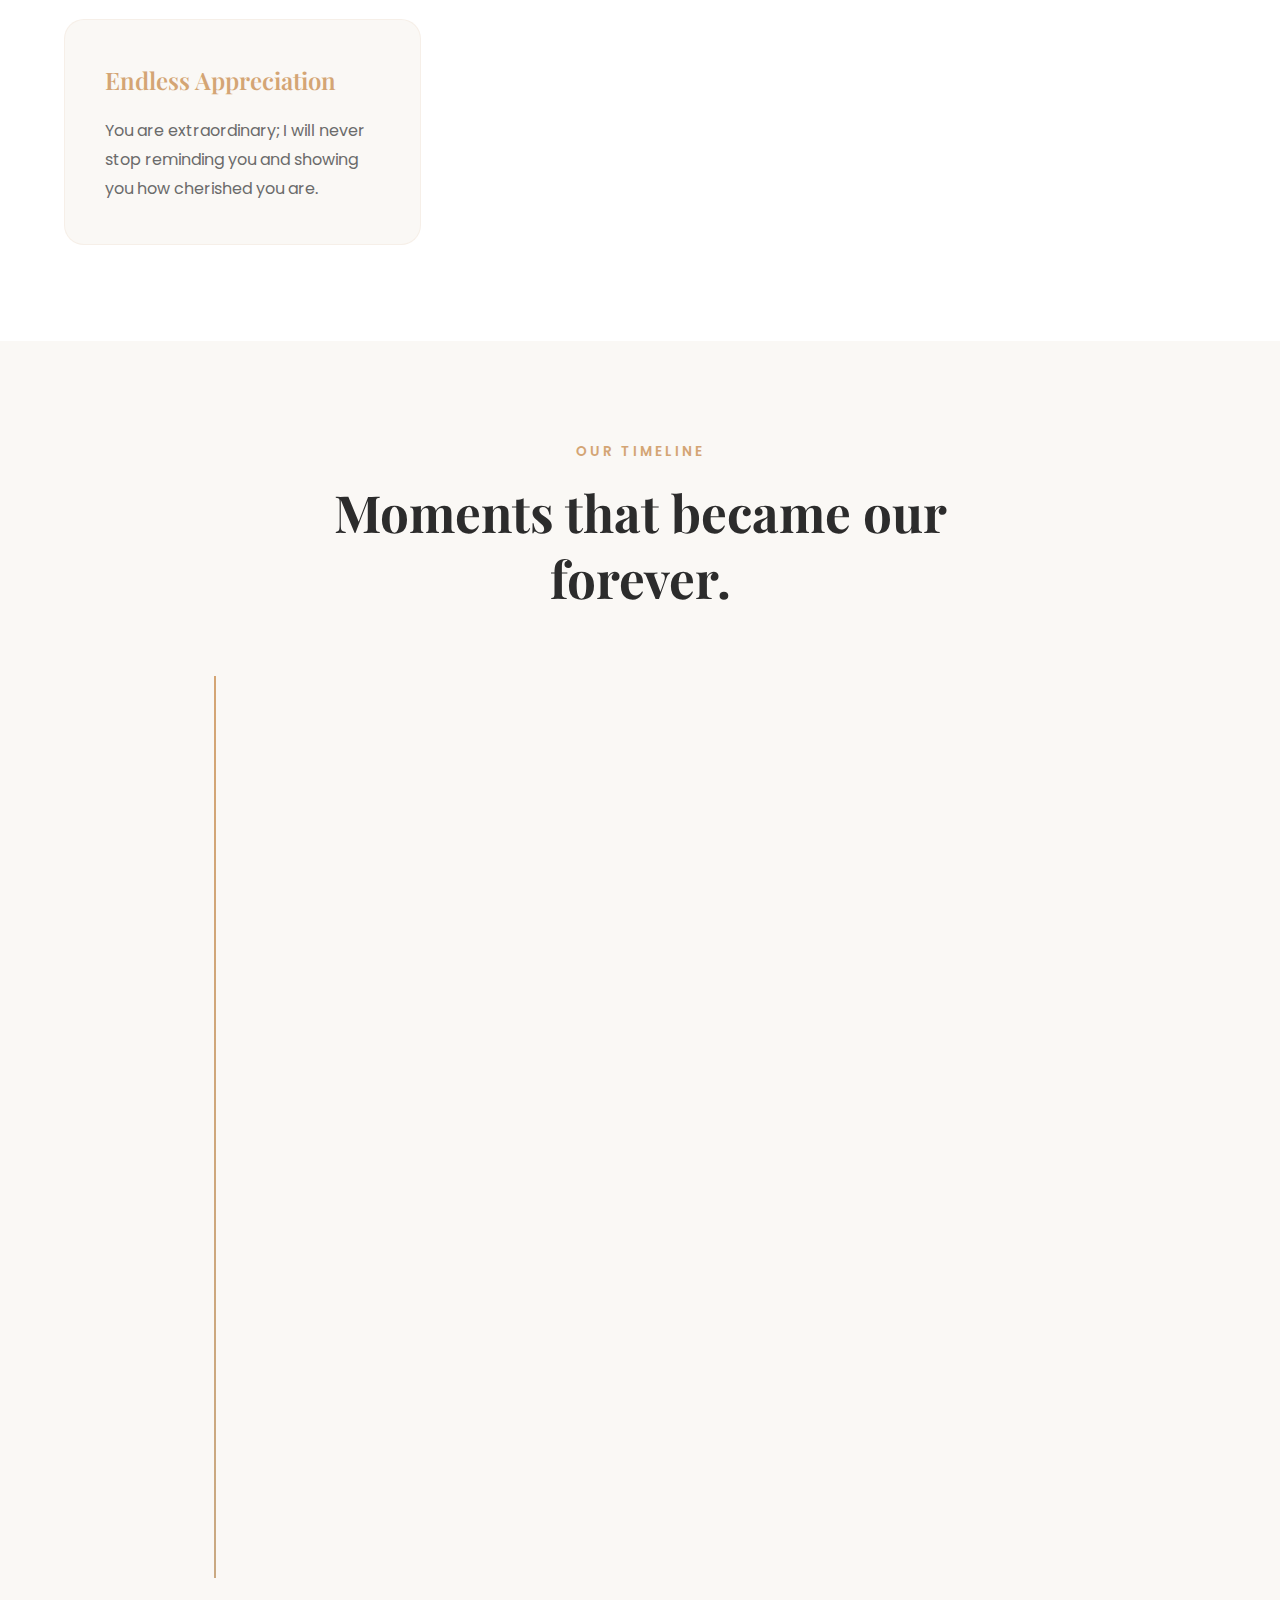
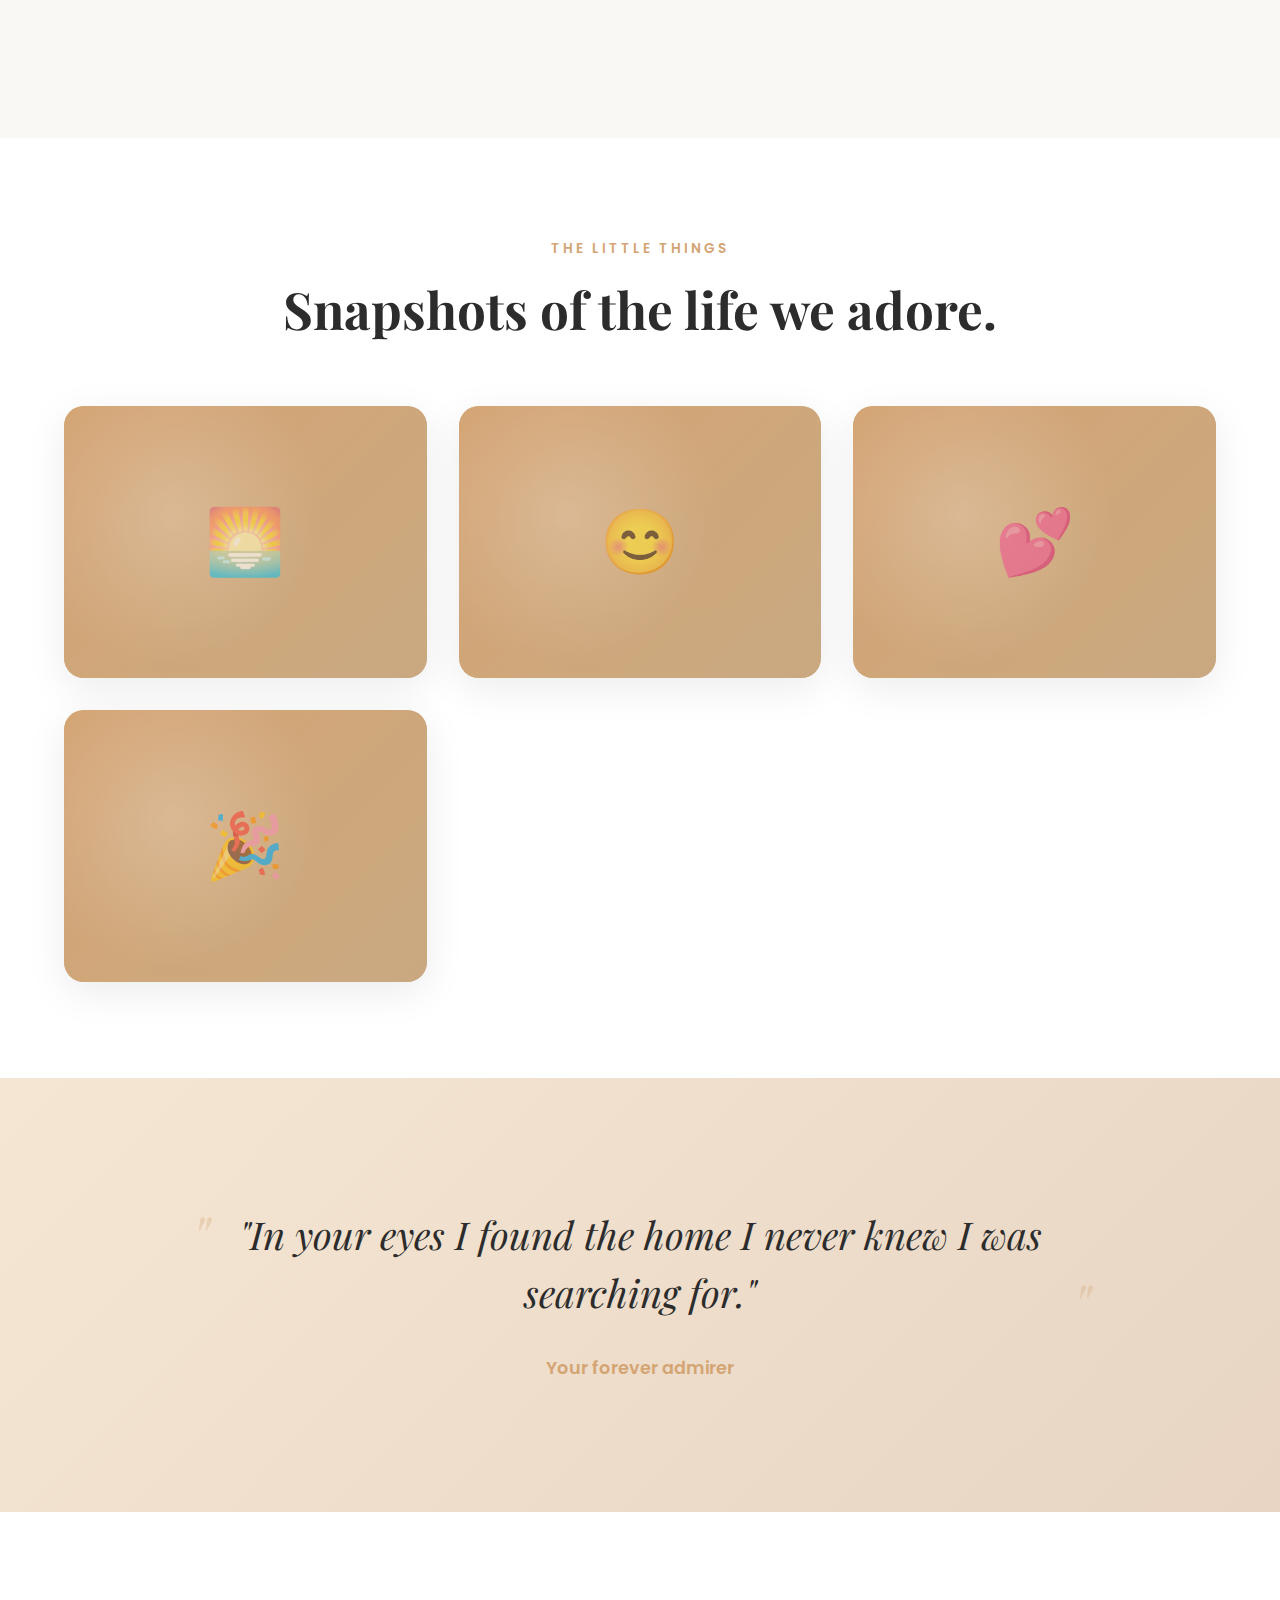
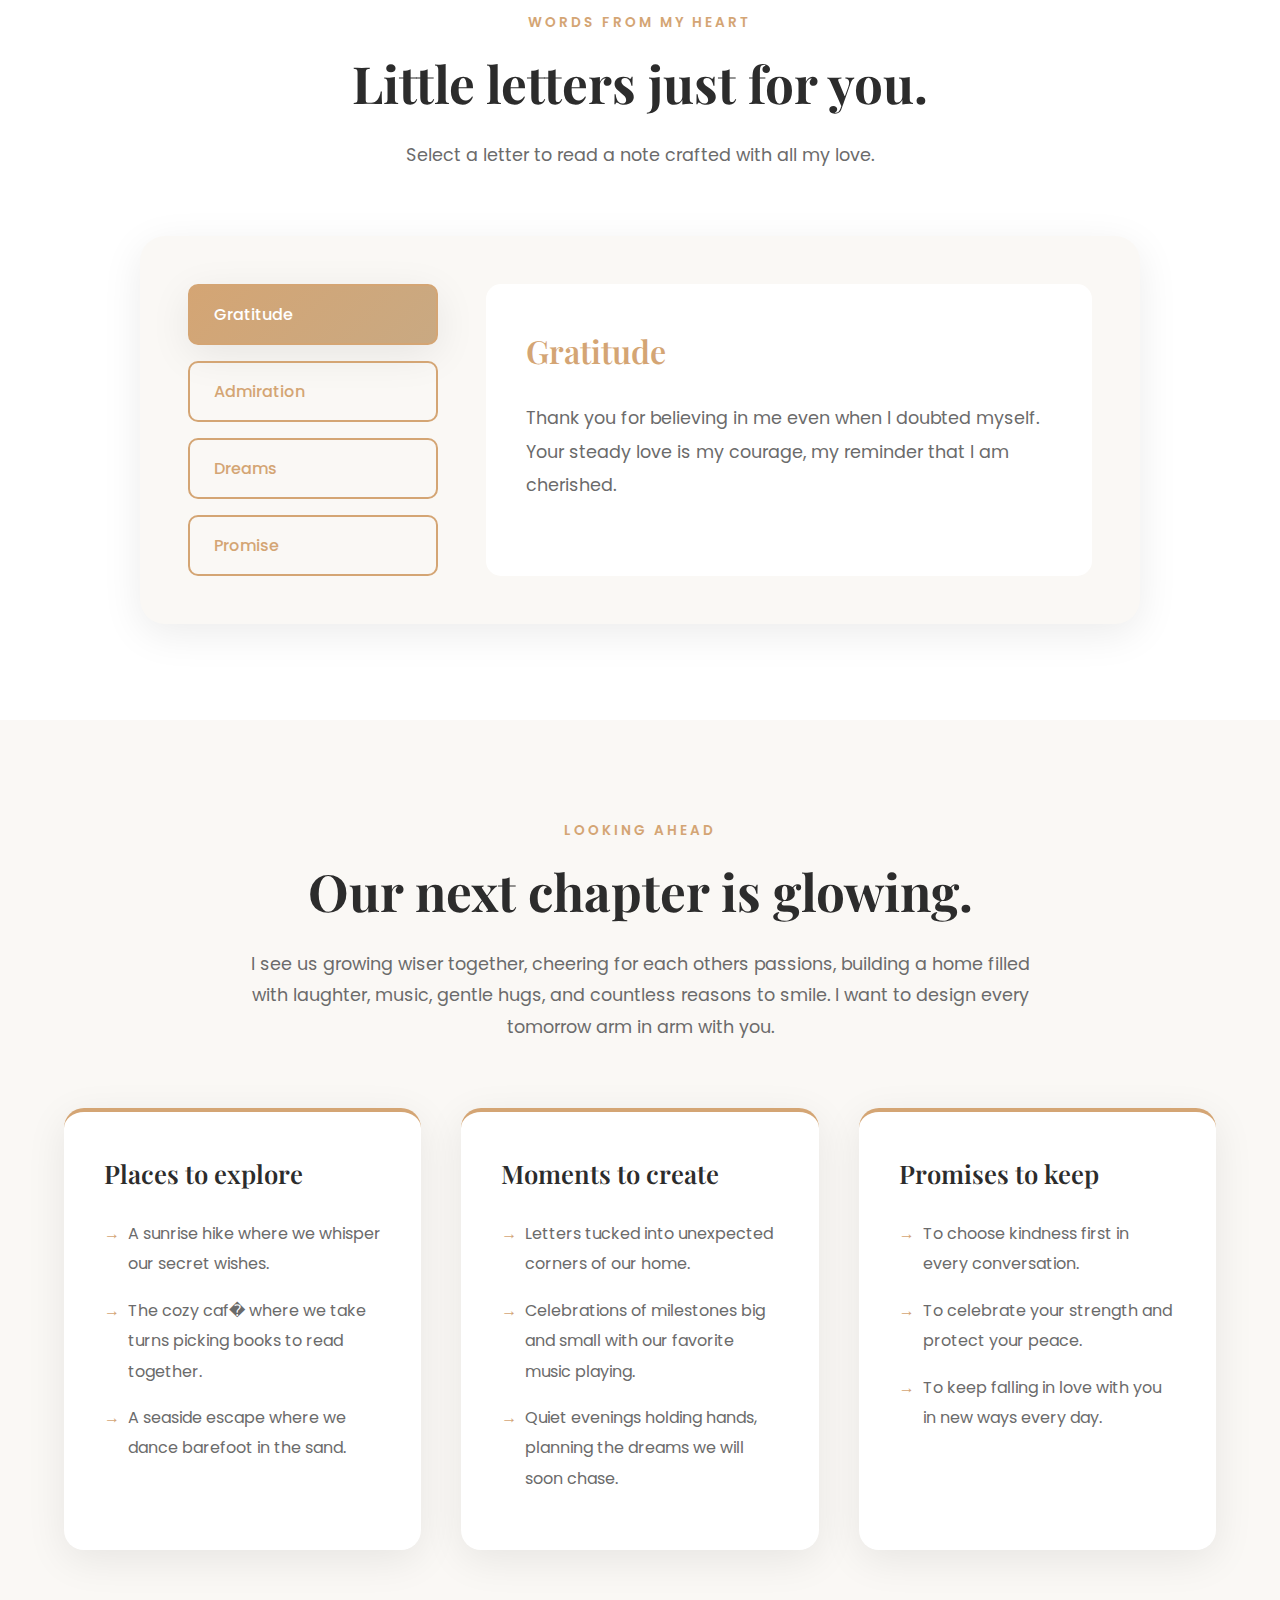
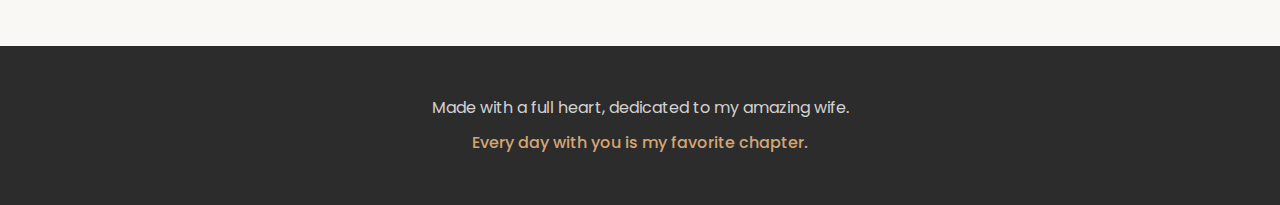
<file: index11.html>
<!DOCTYPE html>
<html lang="en">
<head>
    <meta charset="UTF-8">
    <meta name="viewport" content="width=device-width, initial-scale=1.0">
    <title>A Love Letter to Us</title>
    <link rel="preconnect" href="https://fonts.googleapis.com">
    <link rel="preconnect" href="https://fonts.gstatic.com" crossorigin>
    <link href="https://fonts.googleapis.com/css2?family=Playfair+Display:wght@400;600;700&family=Poppins:wght@300;400;500;600&display=swap" rel="stylesheet">
    <link rel="stylesheet" href="styles11.css">
</head>
<body>
    <nav class="top-nav">
        <div class="brand">Our Story</div>
        <ul class="nav-links">
            <li><a href="#home">Home</a></li>
            <li><a href="#promise">Promise</a></li>
            <li><a href="#timeline">Timeline</a></li>
            <li><a href="#gallery">Moments</a></li>
            <li><a href="#letters">Letters</a></li>
            <li><a href="#future">Future</a></li>
        </ul>
    </nav>

    <header id="home" class="hero">
        <div class="hero-content">
            <span class="hero-tag">For my love, my wife, my home</span>
            <h1>I fall for you deeper every single day.</h1>
            <p>
                This space is a love letter built with every heartbeat, a celebration of who you are,
                who we are, and the beautiful journey we continue to write together.
            </p>
            <button class="cta" data-scroll-target="#promise">See our promise</button>
        </div>
        <div class="hero-overlay"></div>
        <div class="floating-hearts" aria-hidden="true"></div>
    </header>

    <section id="promise" class="section promise">
        <div class="section-heading">
            <span class="eyebrow">My vow to you</span>
            <h2>You are the melody that steadies my soul.</h2>
            <p>
                I promise to keep discovering new reasons to adore you, to protect your dreams, to cheer for your courage,
                and to make every ordinary day feel like a breathtaking adventure. Thank you for trusting me with your heart.
            </p>
        </div>
        <div class="promise-grid">
            <div class="promise-card">
                <h3>Heartfelt Presence</h3>
                <p>I will always find time to look in your eyes and truly listen, even on the busiest days.</p>
            </div>
            <div class="promise-card">
                <h3>Shared Dreams</h3>
                <p>Together, we will chase the goals that light you up and celebrate every victory side by side.</p>
            </div>
            <div class="promise-card">
                <h3>Kind Adventure</h3>
                <p>Lets keep exploring, laughing, and trying new things so our love stays curious and brave.</p>
            </div>
            <div class="promise-card">
                <h3>Endless Appreciation</h3>
                <p>You are extraordinary; I will never stop reminding you and showing you how cherished you are.</p>
            </div>
        </div>
    </section>

    <section id="timeline" class="section timeline">
        <div class="section-heading">
            <span class="eyebrow">Our timeline</span>
            <h2>Moments that became our forever.</h2>
        </div>
        <div class="timeline-track">
            <article class="timeline-item">
                <div class="timeline-dot"></div>
                <div class="timeline-content">
                    <span class="timeline-date">The day we met</span>
                    <h3>When destiny whispered</h3>
                    <p>That spark we felt was the universe introducing two hearts that were always meant to sync.</p>
                </div>
            </article>
            <article class="timeline-item">
                <div class="timeline-dot"></div>
                <div class="timeline-content">
                    <span class="timeline-date">Our first adventure</span>
                    <h3>Laughter echoing through new places</h3>
                    <p>We got lost in the city but found a new layer of trust and joy in each other.</p>
                </div>
            </article>
            <article class="timeline-item">
                <div class="timeline-dot"></div>
                <div class="timeline-content">
                    <span class="timeline-date">The "Yes" moment</span>
                    <h3>Choosing each other forever</h3>
                    <p>Your smile, your tears, your hand in mine—those seconds still radiate in my heart.</p>
                </div>
            </article>
            <article class="timeline-item">
                <div class="timeline-dot"></div>
                <div class="timeline-content">
                    <span class="timeline-date">Today</span>
                    <h3>Writing this love letter</h3>
                    <p>Every line is a quiet thank-you for your patience, your light, and your unwavering love.</p>
                </div>
            </article>
        </div>
    </section>

    <section id="gallery" class="section gallery">
        <div class="section-heading">
            <span class="eyebrow">The little things</span>
            <h2>Snapshots of the life we adore.</h2>
        </div>
        <div class="gallery-grid">
            <figure class="gallery-card">
                <div class="gallery-photo" data-photo="1"></div>
                <figcaption>The soft glow of a Sunday morning, you wrapped in blankets.</figcaption>
            </figure>
            <figure class="gallery-card">
                <div class="gallery-photo" data-photo="2"></div>
                <figcaption>Our inside jokes that make the whole world disappear.</figcaption>
            </figure>
            <figure class="gallery-card">
                <div class="gallery-photo" data-photo="3"></div>
                <figcaption>Your hand finding mine in a crowded room, still my favorite feeling.</figcaption>
            </figure>
            <figure class="gallery-card">
                <div class="gallery-photo" data-photo="4"></div>
                <figcaption>The triumphs we celebrate quietly, knowing we built them together.</figcaption>
            </figure>
        </div>
    </section>

    <section class="section quote">
        <blockquote>
            "In your eyes I found the home I never knew I was searching for."
        </blockquote>
        <cite> Your forever admirer</cite>
    </section>

    <section id="letters" class="section letters">
        <div class="section-heading">
            <span class="eyebrow">Words from my heart</span>
            <h2>Little letters just for you.</h2>
            <p>Select a letter to read a note crafted with all my love.</p>
        </div>
        <div class="letters-wrapper">
            <aside class="letters-list" role="tablist" aria-label="Love letters">
                <button class="letter-tab active" data-letter="gratitude" role="tab">Gratitude</button>
                <button class="letter-tab" data-letter="admiration" role="tab">Admiration</button>
                <button class="letter-tab" data-letter="dreams" role="tab">Dreams</button>
                <button class="letter-tab" data-letter="promise" role="tab">Promise</button>
            </aside>
            <article class="letter-content" role="tabpanel">
                <h3 class="letter-title">Gratitude</h3>
                <p class="letter-text">
                    Thank you for believing in me even when I doubted myself. Your steady love is my courage, my reminder that I am cherished.
                </p>
            </article>
        </div>
    </section>

    <section id="future" class="section future">
        <div class="section-heading">
            <span class="eyebrow">Looking ahead</span>
            <h2>Our next chapter is glowing.</h2>
            <p>
                I see us growing wiser together, cheering for each others passions, building a home filled with laughter,
                music, gentle hugs, and countless reasons to smile. I want to design every tomorrow arm in arm with you.
            </p>
        </div>
        <div class="future-grid">
            <div class="future-card">
                <h3>Places to explore</h3>
                <ul>
                    <li>A sunrise hike where we whisper our secret wishes.</li>
                    <li>The cozy caf� where we take turns picking books to read together.</li>
                    <li>A seaside escape where we dance barefoot in the sand.</li>
                </ul>
            </div>
            <div class="future-card">
                <h3>Moments to create</h3>
                <ul>
                    <li>Letters tucked into unexpected corners of our home.</li>
                    <li>Celebrations of milestones big and small with our favorite music playing.</li>
                    <li>Quiet evenings holding hands, planning the dreams we will soon chase.</li>
                </ul>
            </div>
            <div class="future-card">
                <h3>Promises to keep</h3>
                <ul>
                    <li>To choose kindness first in every conversation.</li>
                    <li>To celebrate your strength and protect your peace.</li>
                    <li>To keep falling in love with you in new ways every day.</li>
                </ul>
            </div>
        </div>
    </section>

    <footer class="footer">
        <p>Made with a full heart, dedicated to my amazing wife.</p>
        <p>Every day with you is my favorite chapter.</p>
    </footer>

    <script src="main.js" defer></script>
</body>
</html>
</file>
<file: styles.css>
/* ============================================
   Beautiful Love Letter Website Styles
   ============================================ */

:root {
    --primary-color: #d4a574;
    --secondary-color: #c9a982;
    --accent-color: #e8c5a0;
    --text-dark: #2c2c2c;
    --text-light: #6b6b6b;
    --bg-light: #faf8f5;
    --bg-white: #ffffff;
    --gradient-1: linear-gradient(135deg, #f5e6d3 0%, #e8d5c4 100%);
    --gradient-2: linear-gradient(135deg, #d4a574 0%, #c9a982 100%);
    --shadow-soft: 0 10px 40px rgba(0, 0, 0, 0.08);
    --shadow-medium: 0 15px 50px rgba(0, 0, 0, 0.12);
    --shadow-strong: 0 20px 60px rgba(0, 0, 0, 0.15);
}

* {
    margin: 0;
    padding: 0;
    box-sizing: border-box;
}

html {
    scroll-behavior: smooth;
}

body {
    font-family: 'Poppins', sans-serif;
    color: var(--text-dark);
    background-color: var(--bg-light);
    line-height: 1.7;
    overflow-x: hidden;
}

/* ============================================
   Navigation
   ============================================ */

.top-nav {
    position: fixed;
    top: 0;
    left: 0;
    right: 0;
    background: rgba(255, 255, 255, 0.95);
    backdrop-filter: blur(10px);
    box-shadow: 0 2px 20px rgba(0, 0, 0, 0.05);
    z-index: 1000;
    padding: 1.2rem 5%;
    display: flex;
    justify-content: space-between;
    align-items: center;
    transition: all 0.3s ease;
}

.top-nav.scrolled {
    padding: 0.8rem 5%;
    box-shadow: 0 4px 30px rgba(0, 0, 0, 0.1);
}

.brand {
    font-family: 'Playfair Display', serif;
    font-size: 1.5rem;
    font-weight: 700;
    color: var(--primary-color);
    letter-spacing: 1px;
}

.nav-links {
    display: flex;
    list-style: none;
    gap: 2.5rem;
}

.nav-links a {
    text-decoration: none;
    color: var(--text-dark);
    font-weight: 500;
    font-size: 0.95rem;
    transition: color 0.3s ease;
    position: relative;
}

.nav-links a::after {
    content: '';
    position: absolute;
    bottom: -5px;
    left: 0;
    width: 0;
    height: 2px;
    background: var(--primary-color);
    transition: width 0.3s ease;
}

.nav-links a:hover {
    color: var(--primary-color);
}

.nav-links a:hover::after {
    width: 100%;
}

/* ============================================
   Hero Section
   ============================================ */

.hero {
    position: relative;
    min-height: 100vh;
    display: flex;
    align-items: center;
    justify-content: center;
    background: var(--gradient-1);
    padding: 8rem 5% 5rem;
    overflow: hidden;
}

.hero::before {
    content: '';
    position: absolute;
    top: 0;
    left: 0;
    right: 0;
    bottom: 0;
    background: 
        radial-gradient(circle at 20% 50%, rgba(212, 165, 116, 0.15) 0%, transparent 50%),
        radial-gradient(circle at 80% 80%, rgba(201, 169, 130, 0.15) 0%, transparent 50%);
    pointer-events: none;
}

.hero-overlay {
    position: absolute;
    top: 0;
    left: 0;
    right: 0;
    bottom: 0;
    background: url('data:image/svg+xml,<svg width="100" height="100" xmlns="http://www.w3.org/2000/svg"><defs><pattern id="grain" width="100" height="100" patternUnits="userSpaceOnUse"><circle cx="50" cy="50" r="0.5" fill="%23d4a574" opacity="0.1"/></pattern></defs><rect width="100" height="100" fill="url(%23grain)"/></svg>');
    opacity: 0.3;
    pointer-events: none;
}

.hero-content {
    position: relative;
    z-index: 2;
    max-width: 800px;
    text-align: center;
    animation: fadeInUp 1s ease-out;
}

.hero-tag {
    display: inline-block;
    font-size: 0.9rem;
    color: var(--primary-color);
    font-weight: 600;
    letter-spacing: 2px;
    text-transform: uppercase;
    margin-bottom: 1.5rem;
    opacity: 0.9;
}

.hero h1 {
    font-family: 'Playfair Display', serif;
    font-size: clamp(2.5rem, 5vw, 4.5rem);
    font-weight: 700;
    color: var(--text-dark);
    margin-bottom: 1.5rem;
    line-height: 1.2;
    letter-spacing: -1px;
}

.hero p {
    font-size: 1.2rem;
    color: var(--text-light);
    margin-bottom: 2.5rem;
    line-height: 1.8;
    max-width: 600px;
    margin-left: auto;
    margin-right: auto;
}

.cta {
    background: var(--gradient-2);
    color: white;
    border: none;
    padding: 1.2rem 3rem;
    font-size: 1.1rem;
    font-weight: 600;
    border-radius: 50px;
    cursor: pointer;
    transition: all 0.3s ease;
    box-shadow: var(--shadow-soft);
    font-family: 'Poppins', sans-serif;
}

.cta:hover {
    transform: translateY(-3px);
    box-shadow: var(--shadow-medium);
}

.cta:active {
    transform: translateY(-1px);
}

/* Floating Hearts Animation */
.floating-hearts {
    position: absolute;
    width: 100%;
    height: 100%;
    overflow: hidden;
    pointer-events: none;
}

.floating-hearts::before,
.floating-hearts::after {
    content: '♥';
    position: absolute;
    color: var(--primary-color);
    opacity: 0.2;
    font-size: 2rem;
    animation: float 15s infinite ease-in-out;
}

.floating-hearts::before {
    left: 10%;
    animation-delay: 0s;
}

.floating-hearts::after {
    right: 15%;
    animation-delay: 5s;
    font-size: 1.5rem;
}

@keyframes float {
    0%, 100% {
        transform: translateY(100vh) rotate(0deg);
        opacity: 0;
    }
    10% {
        opacity: 0.2;
    }
    90% {
        opacity: 0.2;
    }
    100% {
        transform: translateY(-100px) rotate(360deg);
        opacity: 0;
    }
}

/* ============================================
   Sections
   ============================================ */

.section {
    padding: 6rem 5%;
    position: relative;
}

.section-heading {
    text-align: center;
    max-width: 800px;
    margin: 0 auto 4rem;
}

.eyebrow {
    display: inline-block;
    font-size: 0.85rem;
    color: var(--primary-color);
    font-weight: 600;
    letter-spacing: 3px;
    text-transform: uppercase;
    margin-bottom: 1rem;
}

.section-heading h2 {
    font-family: 'Playfair Display', serif;
    font-size: clamp(2rem, 4vw, 3.5rem);
    font-weight: 700;
    color: var(--text-dark);
    margin-bottom: 1.5rem;
    line-height: 1.3;
}

.section-heading p {
    font-size: 1.1rem;
    color: var(--text-light);
    line-height: 1.8;
}

/* ============================================
   Promise Section
   ============================================ */

.promise {
    background: var(--bg-white);
}

.promise-grid {
    display: grid;
    grid-template-columns: repeat(auto-fit, minmax(280px, 1fr));
    gap: 2.5rem;
    max-width: 1200px;
    margin: 0 auto;
}

.promise-card {
    background: var(--bg-light);
    padding: 2.5rem;
    border-radius: 20px;
    transition: all 0.4s ease;
    border: 1px solid rgba(212, 165, 116, 0.1);
}

.promise-card:hover {
    transform: translateY(-10px);
    box-shadow: var(--shadow-medium);
    border-color: var(--primary-color);
}

.promise-card h3 {
    font-family: 'Playfair Display', serif;
    font-size: 1.5rem;
    color: var(--primary-color);
    margin-bottom: 1rem;
    font-weight: 600;
}

.promise-card p {
    color: var(--text-light);
    line-height: 1.8;
}

/* ============================================
   Timeline Section
   ============================================ */

.timeline {
    background: var(--bg-light);
}

.timeline-track {
    max-width: 900px;
    margin: 0 auto;
    position: relative;
    padding-left: 3rem;
}

.timeline-track::before {
    content: '';
    position: absolute;
    left: 1.5rem;
    top: 0;
    bottom: 0;
    width: 2px;
    background: linear-gradient(to bottom, var(--primary-color), var(--secondary-color));
}

.timeline-item {
    position: relative;
    margin-bottom: 4rem;
    opacity: 0;
    transform: translateX(-30px);
    transition: all 0.6s ease;
}

.timeline-item.visible {
    opacity: 1;
    transform: translateX(0);
}

.timeline-dot {
    position: absolute;
    left: -3rem;
    top: 0.5rem;
    width: 1.2rem;
    height: 1.2rem;
    background: var(--primary-color);
    border-radius: 50%;
    border: 4px solid var(--bg-light);
    box-shadow: 0 0 0 4px var(--primary-color);
}

.timeline-content {
    background: var(--bg-white);
    padding: 2rem;
    border-radius: 15px;
    box-shadow: var(--shadow-soft);
    transition: all 0.3s ease;
}

.timeline-content:hover {
    box-shadow: var(--shadow-medium);
    transform: translateX(5px);
}

.timeline-date {
    display: block;
    font-size: 0.85rem;
    color: var(--primary-color);
    font-weight: 600;
    margin-bottom: 0.5rem;
    letter-spacing: 1px;
}

.timeline-content h3 {
    font-family: 'Playfair Display', serif;
    font-size: 1.5rem;
    color: var(--text-dark);
    margin-bottom: 0.8rem;
    font-weight: 600;
}

.timeline-content p {
    color: var(--text-light);
    line-height: 1.8;
}

/* ============================================
   Gallery Section
   ============================================ */

.gallery {
    background: var(--bg-white);
}

.gallery-grid {
    display: grid;
    grid-template-columns: repeat(auto-fit, minmax(300px, 1fr));
    gap: 2rem;
    max-width: 1200px;
    margin: 0 auto;
}

.gallery-card {
    position: relative;
    overflow: hidden;
    border-radius: 20px;
    box-shadow: var(--shadow-soft);
    transition: all 0.4s ease;
    background: var(--gradient-1);
    aspect-ratio: 4/3;
}

.gallery-card:hover {
    transform: scale(1.05);
    box-shadow: var(--shadow-strong);
}

.gallery-photo {
    width: 100%;
    height: 100%;
    background: var(--gradient-2);
    position: relative;
    overflow: hidden;
}

.gallery-photo::before {
    content: '';
    position: absolute;
    top: 0;
    left: 0;
    right: 0;
    bottom: 0;
    background: 
        radial-gradient(circle at 30% 40%, rgba(255, 255, 255, 0.3) 0%, transparent 50%),
        linear-gradient(135deg, rgba(212, 165, 116, 0.8) 0%, rgba(201, 169, 130, 0.6) 100%);
    opacity: 0.7;
}

.gallery-photo[data-photo="1"]::after {
    content: '🌅';
    position: absolute;
    top: 50%;
    left: 50%;
    transform: translate(-50%, -50%);
    font-size: 4rem;
    opacity: 0.6;
}

.gallery-photo[data-photo="2"]::after {
    content: '😊';
    position: absolute;
    top: 50%;
    left: 50%;
    transform: translate(-50%, -50%);
    font-size: 4rem;
    opacity: 0.6;
}

.gallery-photo[data-photo="3"]::after {
    content: '💕';
    position: absolute;
    top: 50%;
    left: 50%;
    transform: translate(-50%, -50%);
    font-size: 4rem;
    opacity: 0.6;
}

.gallery-photo[data-photo="4"]::after {
    content: '🎉';
    position: absolute;
    top: 50%;
    left: 50%;
    transform: translate(-50%, -50%);
    font-size: 4rem;
    opacity: 0.6;
}

.gallery-card figcaption {
    position: absolute;
    bottom: 0;
    left: 0;
    right: 0;
    background: linear-gradient(to top, rgba(0, 0, 0, 0.8), transparent);
    color: white;
    padding: 2rem 1.5rem 1.5rem;
    font-size: 0.95rem;
    line-height: 1.6;
    transform: translateY(100%);
    transition: transform 0.4s ease;
}

.gallery-card:hover figcaption {
    transform: translateY(0);
}

/* ============================================
   Quote Section
   ============================================ */

.quote {
    background: var(--gradient-1);
    text-align: center;
    padding: 8rem 5%;
}

.quote blockquote {
    font-family: 'Playfair Display', serif;
    font-size: clamp(1.8rem, 3vw, 3rem);
    font-weight: 400;
    color: var(--text-dark);
    font-style: italic;
    max-width: 900px;
    margin: 0 auto 2rem;
    line-height: 1.5;
    position: relative;
    padding: 0 3rem;
}

.quote blockquote::before,
.quote blockquote::after {
    content: '"';
    font-size: 4rem;
    color: var(--primary-color);
    opacity: 0.3;
    position: absolute;
    font-family: 'Playfair Display', serif;
}

.quote blockquote::before {
    left: 0;
    top: -1rem;
}

.quote blockquote::after {
    right: 0;
    bottom: -2rem;
}

.quote cite {
    display: block;
    font-size: 1.1rem;
    color: var(--primary-color);
    font-weight: 600;
    font-style: normal;
    margin-top: 1.5rem;
}

/* ============================================
   Letters Section
   ============================================ */

.letters {
    background: var(--bg-white);
}

.letters-wrapper {
    max-width: 1000px;
    margin: 0 auto;
    display: grid;
    grid-template-columns: 250px 1fr;
    gap: 3rem;
    background: var(--bg-light);
    padding: 3rem;
    border-radius: 25px;
    box-shadow: var(--shadow-soft);
}

.letters-list {
    display: flex;
    flex-direction: column;
    gap: 1rem;
    list-style: none;
}

.letter-tab {
    background: transparent;
    border: 2px solid var(--primary-color);
    color: var(--primary-color);
    padding: 1rem 1.5rem;
    border-radius: 10px;
    cursor: pointer;
    font-family: 'Poppins', sans-serif;
    font-size: 1rem;
    font-weight: 500;
    transition: all 0.3s ease;
    text-align: left;
}

.letter-tab:hover {
    background: rgba(212, 165, 116, 0.1);
    transform: translateX(5px);
}

.letter-tab.active {
    background: var(--gradient-2);
    color: white;
    border-color: var(--primary-color);
    box-shadow: var(--shadow-soft);
}

.letter-content {
    background: var(--bg-white);
    padding: 2.5rem;
    border-radius: 15px;
    min-height: 200px;
    animation: fadeIn 0.5s ease;
}

.letter-title {
    font-family: 'Playfair Display', serif;
    font-size: 2rem;
    color: var(--primary-color);
    margin-bottom: 1.5rem;
    font-weight: 600;
}

.letter-text {
    font-size: 1.1rem;
    color: var(--text-light);
    line-height: 1.9;
}

/* ============================================
   Future Section
   ============================================ */

.future {
    background: var(--bg-light);
}

.future-grid {
    display: grid;
    grid-template-columns: repeat(auto-fit, minmax(300px, 1fr));
    gap: 2.5rem;
    max-width: 1200px;
    margin: 0 auto;
}

.future-card {
    background: var(--bg-white);
    padding: 2.5rem;
    border-radius: 20px;
    box-shadow: var(--shadow-soft);
    transition: all 0.4s ease;
    border-top: 4px solid var(--primary-color);
}

.future-card:hover {
    transform: translateY(-8px);
    box-shadow: var(--shadow-medium);
}

.future-card h3 {
    font-family: 'Playfair Display', serif;
    font-size: 1.6rem;
    color: var(--text-dark);
    margin-bottom: 1.5rem;
    font-weight: 600;
}

.future-card ul {
    list-style: none;
}

.future-card li {
    color: var(--text-light);
    line-height: 1.9;
    margin-bottom: 1rem;
    padding-left: 1.5rem;
    position: relative;
}

.future-card li::before {
    content: '→';
    position: absolute;
    left: 0;
    color: var(--primary-color);
    font-weight: bold;
}

/* ============================================
   Footer
   ============================================ */

.footer {
    background: var(--text-dark);
    color: rgba(255, 255, 255, 0.8);
    text-align: center;
    padding: 3rem 5%;
}

.footer p {
    font-size: 1rem;
    margin-bottom: 0.5rem;
}

.footer p:last-child {
    margin-bottom: 0;
    color: var(--primary-color);
    font-weight: 500;
}

/* ============================================
   Animations
   ============================================ */

@keyframes fadeInUp {
    from {
        opacity: 0;
        transform: translateY(30px);
    }
    to {
        opacity: 1;
        transform: translateY(0);
    }
}

@keyframes fadeIn {
    from {
        opacity: 0;
    }
    to {
        opacity: 1;
    }
}

/* ============================================
   Responsive Design
   ============================================ */

@media (max-width: 768px) {
    .top-nav {
        flex-direction: column;
        gap: 1rem;
        padding: 1rem 5%;
    }

    .nav-links {
        gap: 1.5rem;
        flex-wrap: wrap;
        justify-content: center;
    }

    .hero {
        padding: 6rem 5% 4rem;
        min-height: 90vh;
    }

    .section {
        padding: 4rem 5%;
    }

    .promise-grid,
    .gallery-grid,
    .future-grid {
        grid-template-columns: 1fr;
    }

    .timeline-track {
        padding-left: 2rem;
    }

    .timeline-dot {
        left: -2rem;
    }

    .letters-wrapper {
        grid-template-columns: 1fr;
        padding: 2rem;
    }

    .letters-list {
        flex-direction: row;
        overflow-x: auto;
        padding-bottom: 1rem;
    }

    .letter-tab {
        white-space: nowrap;
        min-width: 120px;
    }
}

@media (max-width: 480px) {
    .hero h1 {
        font-size: 2rem;
    }

    .hero p {
        font-size: 1rem;
    }

    .section-heading h2 {
        font-size: 1.8rem;
    }

    .quote blockquote {
        font-size: 1.5rem;
        padding: 0 1.5rem;
    }
}
</file>
<file: styles11.css>
/* ============================================
   Beautiful Love Letter Website Styles
   ============================================ */

:root {
    --primary-color: #d4a574;
    --secondary-color: #c9a982;
    --accent-color: #e8c5a0;
    --text-dark: #2c2c2c;
    --text-light: #6b6b6b;
    --bg-light: #faf8f5;
    --bg-white: #ffffff;
    --gradient-1: linear-gradient(135deg, #f5e6d3 0%, #e8d5c4 100%);
    --gradient-2: linear-gradient(135deg, #d4a574 0%, #c9a982 100%);
    --shadow-soft: 0 10px 40px rgba(0, 0, 0, 0.08);
    --shadow-medium: 0 15px 50px rgba(0, 0, 0, 0.12);
    --shadow-strong: 0 20px 60px rgba(0, 0, 0, 0.15);
}

* {
    margin: 0;
    padding: 0;
    box-sizing: border-box;
}

html {
    scroll-behavior: smooth;
}

body {
    font-family: 'Poppins', sans-serif;
    color: var(--text-dark);
    background-color: var(--bg-light);
    line-height: 1.7;
    overflow-x: hidden;
}

/* ============================================
   Navigation
   ============================================ */

.top-nav {
    position: fixed;
    top: 0;
    left: 0;
    right: 0;
    background: rgba(255, 255, 255, 0.95);
    backdrop-filter: blur(10px);
    box-shadow: 0 2px 20px rgba(0, 0, 0, 0.05);
    z-index: 1000;
    padding: 1.2rem 5%;
    display: flex;
    justify-content: space-between;
    align-items: center;
    transition: all 0.3s ease;
}

.top-nav.scrolled {
    padding: 0.8rem 5%;
    box-shadow: 0 4px 30px rgba(0, 0, 0, 0.1);
}

.brand {
    font-family: 'Playfair Display', serif;
    font-size: 1.5rem;
    font-weight: 700;
    color: var(--primary-color);
    letter-spacing: 1px;
}

.nav-links {
    display: flex;
    list-style: none;
    gap: 2.5rem;
}

.nav-links a {
    text-decoration: none;
    color: var(--text-dark);
    font-weight: 500;
    font-size: 0.95rem;
    transition: color 0.3s ease;
    position: relative;
}

.nav-links a::after {
    content: '';
    position: absolute;
    bottom: -5px;
    left: 0;
    width: 0;
    height: 2px;
    background: var(--primary-color);
    transition: width 0.3s ease;
}

.nav-links a:hover {
    color: var(--primary-color);
}

.nav-links a:hover::after {
    width: 100%;
}

/* ============================================
   Hero Section
   ============================================ */

.hero {
    position: relative;
    min-height: 100vh;
    display: flex;
    align-items: center;
    justify-content: center;
    background: var(--gradient-1);
    padding: 8rem 5% 5rem;
    overflow: hidden;
}

.hero::before {
    content: '';
    position: absolute;
    top: 0;
    left: 0;
    right: 0;
    bottom: 0;
    background: 
        radial-gradient(circle at 20% 50%, rgba(212, 165, 116, 0.15) 0%, transparent 50%),
        radial-gradient(circle at 80% 80%, rgba(201, 169, 130, 0.15) 0%, transparent 50%);
    pointer-events: none;
}

.hero-overlay {
    position: absolute;
    top: 0;
    left: 0;
    right: 0;
    bottom: 0;
    background: url('data:image/svg+xml,<svg width="100" height="100" xmlns="http://www.w3.org/2000/svg"><defs><pattern id="grain" width="100" height="100" patternUnits="userSpaceOnUse"><circle cx="50" cy="50" r="0.5" fill="%23d4a574" opacity="0.1"/></pattern></defs><rect width="100" height="100" fill="url(%23grain)"/></svg>');
    opacity: 0.3;
    pointer-events: none;
}

.hero-content {
    position: relative;
    z-index: 2;
    max-width: 800px;
    text-align: center;
    animation: fadeInUp 1s ease-out;
}

.hero-tag {
    display: inline-block;
    font-size: 0.9rem;
    color: var(--primary-color);
    font-weight: 600;
    letter-spacing: 2px;
    text-transform: uppercase;
    margin-bottom: 1.5rem;
    opacity: 0.9;
}

.hero h1 {
    font-family: 'Playfair Display', serif;
    font-size: clamp(2.5rem, 5vw, 4.5rem);
    font-weight: 700;
    color: var(--text-dark);
    margin-bottom: 1.5rem;
    line-height: 1.2;
    letter-spacing: -1px;
}

.hero p {
    font-size: 1.2rem;
    color: var(--text-light);
    margin-bottom: 2.5rem;
    line-height: 1.8;
    max-width: 600px;
    margin-left: auto;
    margin-right: auto;
}

.cta {
    background: var(--gradient-2);
    color: white;
    border: none;
    padding: 1.2rem 3rem;
    font-size: 1.1rem;
    font-weight: 600;
    border-radius: 50px;
    cursor: pointer;
    transition: all 0.3s ease;
    box-shadow: var(--shadow-soft);
    font-family: 'Poppins', sans-serif;
}

.cta:hover {
    transform: translateY(-3px);
    box-shadow: var(--shadow-medium);
}

.cta:active {
    transform: translateY(-1px);
}

/* Floating Hearts Animation */
.floating-hearts {
    position: absolute;
    width: 100%;
    height: 100%;
    overflow: hidden;
    pointer-events: none;
}

.floating-hearts::before,
.floating-hearts::after {
    content: '♥';
    position: absolute;
    color: var(--primary-color);
    opacity: 0.2;
    font-size: 2rem;
    animation: float 15s infinite ease-in-out;
}

.floating-hearts::before {
    left: 10%;
    animation-delay: 0s;
}

.floating-hearts::after {
    right: 15%;
    animation-delay: 5s;
    font-size: 1.5rem;
}

@keyframes float {
    0%, 100% {
        transform: translateY(100vh) rotate(0deg);
        opacity: 0;
    }
    10% {
        opacity: 0.2;
    }
    90% {
        opacity: 0.2;
    }
    100% {
        transform: translateY(-100px) rotate(360deg);
        opacity: 0;
    }
}

/* ============================================
   Sections
   ============================================ */

.section {
    padding: 6rem 5%;
    position: relative;
}

.section-heading {
    text-align: center;
    max-width: 800px;
    margin: 0 auto 4rem;
}

.eyebrow {
    display: inline-block;
    font-size: 0.85rem;
    color: var(--primary-color);
    font-weight: 600;
    letter-spacing: 3px;
    text-transform: uppercase;
    margin-bottom: 1rem;
}

.section-heading h2 {
    font-family: 'Playfair Display', serif;
    font-size: clamp(2rem, 4vw, 3.5rem);
    font-weight: 700;
    color: var(--text-dark);
    margin-bottom: 1.5rem;
    line-height: 1.3;
}

.section-heading p {
    font-size: 1.1rem;
    color: var(--text-light);
    line-height: 1.8;
}

/* ============================================
   Promise Section
   ============================================ */

.promise {
    background: var(--bg-white);
}

.promise-grid {
    display: grid;
    grid-template-columns: repeat(auto-fit, minmax(280px, 1fr));
    gap: 2.5rem;
    max-width: 1200px;
    margin: 0 auto;
}

.promise-card {
    background: var(--bg-light);
    padding: 2.5rem;
    border-radius: 20px;
    transition: all 0.4s ease;
    border: 1px solid rgba(212, 165, 116, 0.1);
}

.promise-card:hover {
    transform: translateY(-10px);
    box-shadow: var(--shadow-medium);
    border-color: var(--primary-color);
}

.promise-card h3 {
    font-family: 'Playfair Display', serif;
    font-size: 1.5rem;
    color: var(--primary-color);
    margin-bottom: 1rem;
    font-weight: 600;
}

.promise-card p {
    color: var(--text-light);
    line-height: 1.8;
}

/* ============================================
   Timeline Section
   ============================================ */

.timeline {
    background: var(--bg-light);
}

.timeline-track {
    max-width: 900px;
    margin: 0 auto;
    position: relative;
    padding-left: 3rem;
}

.timeline-track::before {
    content: '';
    position: absolute;
    left: 1.5rem;
    top: 0;
    bottom: 0;
    width: 2px;
    background: linear-gradient(to bottom, var(--primary-color), var(--secondary-color));
}

.timeline-item {
    position: relative;
    margin-bottom: 4rem;
    opacity: 0;
    transform: translateX(-30px);
    transition: all 0.6s ease;
}

.timeline-item.visible {
    opacity: 1;
    transform: translateX(0);
}

.timeline-dot {
    position: absolute;
    left: -3rem;
    top: 0.5rem;
    width: 1.2rem;
    height: 1.2rem;
    background: var(--primary-color);
    border-radius: 50%;
    border: 4px solid var(--bg-light);
    box-shadow: 0 0 0 4px var(--primary-color);
}

.timeline-content {
    background: var(--bg-white);
    padding: 2rem;
    border-radius: 15px;
    box-shadow: var(--shadow-soft);
    transition: all 0.3s ease;
}

.timeline-content:hover {
    box-shadow: var(--shadow-medium);
    transform: translateX(5px);
}

.timeline-date {
    display: block;
    font-size: 0.85rem;
    color: var(--primary-color);
    font-weight: 600;
    margin-bottom: 0.5rem;
    letter-spacing: 1px;
}

.timeline-content h3 {
    font-family: 'Playfair Display', serif;
    font-size: 1.5rem;
    color: var(--text-dark);
    margin-bottom: 0.8rem;
    font-weight: 600;
}

.timeline-content p {
    color: var(--text-light);
    line-height: 1.8;
}

/* ============================================
   Gallery Section
   ============================================ */

.gallery {
    background: var(--bg-white);
}

.gallery-grid {
    display: grid;
    grid-template-columns: repeat(auto-fit, minmax(300px, 1fr));
    gap: 2rem;
    max-width: 1200px;
    margin: 0 auto;
}

.gallery-card {
    position: relative;
    overflow: hidden;
    border-radius: 20px;
    box-shadow: var(--shadow-soft);
    transition: all 0.4s ease;
    background: var(--gradient-1);
    aspect-ratio: 4/3;
}

.gallery-card:hover {
    transform: scale(1.05);
    box-shadow: var(--shadow-strong);
}

.gallery-photo {
    width: 100%;
    height: 100%;
    background: var(--gradient-2);
    position: relative;
    overflow: hidden;
}

.gallery-photo::before {
    content: '';
    position: absolute;
    top: 0;
    left: 0;
    right: 0;
    bottom: 0;
    background: 
        radial-gradient(circle at 30% 40%, rgba(255, 255, 255, 0.3) 0%, transparent 50%),
        linear-gradient(135deg, rgba(212, 165, 116, 0.8) 0%, rgba(201, 169, 130, 0.6) 100%);
    opacity: 0.7;
}

.gallery-photo[data-photo="1"]::after {
    content: '🌅';
    position: absolute;
    top: 50%;
    left: 50%;
    transform: translate(-50%, -50%);
    font-size: 4rem;
    opacity: 0.6;
}

.gallery-photo[data-photo="2"]::after {
    content: '😊';
    position: absolute;
    top: 50%;
    left: 50%;
    transform: translate(-50%, -50%);
    font-size: 4rem;
    opacity: 0.6;
}

.gallery-photo[data-photo="3"]::after {
    content: '💕';
    position: absolute;
    top: 50%;
    left: 50%;
    transform: translate(-50%, -50%);
    font-size: 4rem;
    opacity: 0.6;
}

.gallery-photo[data-photo="4"]::after {
    content: '🎉';
    position: absolute;
    top: 50%;
    left: 50%;
    transform: translate(-50%, -50%);
    font-size: 4rem;
    opacity: 0.6;
}

.gallery-card figcaption {
    position: absolute;
    bottom: 0;
    left: 0;
    right: 0;
    background: linear-gradient(to top, rgba(0, 0, 0, 0.8), transparent);
    color: white;
    padding: 2rem 1.5rem 1.5rem;
    font-size: 0.95rem;
    line-height: 1.6;
    transform: translateY(100%);
    transition: transform 0.4s ease;
}

.gallery-card:hover figcaption {
    transform: translateY(0);
}

/* ============================================
   Quote Section
   ============================================ */

.quote {
    background: var(--gradient-1);
    text-align: center;
    padding: 8rem 5%;
}

.quote blockquote {
    font-family: 'Playfair Display', serif;
    font-size: clamp(1.8rem, 3vw, 3rem);
    font-weight: 400;
    color: var(--text-dark);
    font-style: italic;
    max-width: 900px;
    margin: 0 auto 2rem;
    line-height: 1.5;
    position: relative;
    padding: 0 3rem;
}

.quote blockquote::before,
.quote blockquote::after {
    content: '"';
    font-size: 4rem;
    color: var(--primary-color);
    opacity: 0.3;
    position: absolute;
    font-family: 'Playfair Display', serif;
}

.quote blockquote::before {
    left: 0;
    top: -1rem;
}

.quote blockquote::after {
    right: 0;
    bottom: -2rem;
}

.quote cite {
    display: block;
    font-size: 1.1rem;
    color: var(--primary-color);
    font-weight: 600;
    font-style: normal;
    margin-top: 1.5rem;
}

/* ============================================
   Letters Section
   ============================================ */

.letters {
    background: var(--bg-white);
}

.letters-wrapper {
    max-width: 1000px;
    margin: 0 auto;
    display: grid;
    grid-template-columns: 250px 1fr;
    gap: 3rem;
    background: var(--bg-light);
    padding: 3rem;
    border-radius: 25px;
    box-shadow: var(--shadow-soft);
}

.letters-list {
    display: flex;
    flex-direction: column;
    gap: 1rem;
    list-style: none;
}

.letter-tab {
    background: transparent;
    border: 2px solid var(--primary-color);
    color: var(--primary-color);
    padding: 1rem 1.5rem;
    border-radius: 10px;
    cursor: pointer;
    font-family: 'Poppins', sans-serif;
    font-size: 1rem;
    font-weight: 500;
    transition: all 0.3s ease;
    text-align: left;
}

.letter-tab:hover {
    background: rgba(212, 165, 116, 0.1);
    transform: translateX(5px);
}

.letter-tab.active {
    background: var(--gradient-2);
    color: white;
    border-color: var(--primary-color);
    box-shadow: var(--shadow-soft);
}

.letter-content {
    background: var(--bg-white);
    padding: 2.5rem;
    border-radius: 15px;
    min-height: 200px;
    animation: fadeIn 0.5s ease;
}

.letter-title {
    font-family: 'Playfair Display', serif;
    font-size: 2rem;
    color: var(--primary-color);
    margin-bottom: 1.5rem;
    font-weight: 600;
}

.letter-text {
    font-size: 1.1rem;
    color: var(--text-light);
    line-height: 1.9;
}

/* ============================================
   Future Section
   ============================================ */

.future {
    background: var(--bg-light);
}

.future-grid {
    display: grid;
    grid-template-columns: repeat(auto-fit, minmax(300px, 1fr));
    gap: 2.5rem;
    max-width: 1200px;
    margin: 0 auto;
}

.future-card {
    background: var(--bg-white);
    padding: 2.5rem;
    border-radius: 20px;
    box-shadow: var(--shadow-soft);
    transition: all 0.4s ease;
    border-top: 4px solid var(--primary-color);
}

.future-card:hover {
    transform: translateY(-8px);
    box-shadow: var(--shadow-medium);
}

.future-card h3 {
    font-family: 'Playfair Display', serif;
    font-size: 1.6rem;
    color: var(--text-dark);
    margin-bottom: 1.5rem;
    font-weight: 600;
}

.future-card ul {
    list-style: none;
}

.future-card li {
    color: var(--text-light);
    line-height: 1.9;
    margin-bottom: 1rem;
    padding-left: 1.5rem;
    position: relative;
}

.future-card li::before {
    content: '→';
    position: absolute;
    left: 0;
    color: var(--primary-color);
    font-weight: bold;
}

/* ============================================
   Footer
   ============================================ */

.footer {
    background: var(--text-dark);
    color: rgba(255, 255, 255, 0.8);
    text-align: center;
    padding: 3rem 5%;
}

.footer p {
    font-size: 1rem;
    margin-bottom: 0.5rem;
}

.footer p:last-child {
    margin-bottom: 0;
    color: var(--primary-color);
    font-weight: 500;
}

/* ============================================
   Animations
   ============================================ */

@keyframes fadeInUp {
    from {
        opacity: 0;
        transform: translateY(30px);
    }
    to {
        opacity: 1;
        transform: translateY(0);
    }
}

@keyframes fadeIn {
    from {
        opacity: 0;
    }
    to {
        opacity: 1;
    }
}

/* ============================================
   Responsive Design
   ============================================ */

@media (max-width: 768px) {
    .top-nav {
        flex-direction: column;
        gap: 1rem;
        padding: 1rem 5%;
    }

    .nav-links {
        gap: 1.5rem;
        flex-wrap: wrap;
        justify-content: center;
    }

    .hero {
        padding: 6rem 5% 4rem;
        min-height: 90vh;
    }

    .section {
        padding: 4rem 5%;
    }

    .promise-grid,
    .gallery-grid,
    .future-grid {
        grid-template-columns: 1fr;
    }

    .timeline-track {
        padding-left: 2rem;
    }

    .timeline-dot {
        left: -2rem;
    }

    .letters-wrapper {
        grid-template-columns: 1fr;
        padding: 2rem;
    }

    .letters-list {
        flex-direction: row;
        overflow-x: auto;
        padding-bottom: 1rem;
    }

    .letter-tab {
        white-space: nowrap;
        min-width: 120px;
    }
}

@media (max-width: 480px) {
    .hero h1 {
        font-size: 2rem;
    }

    .hero p {
        font-size: 1rem;
    }

    .section-heading h2 {
        font-size: 1.8rem;
    }

    .quote blockquote {
        font-size: 1.5rem;
        padding: 0 1.5rem;
    }
}
</file>
